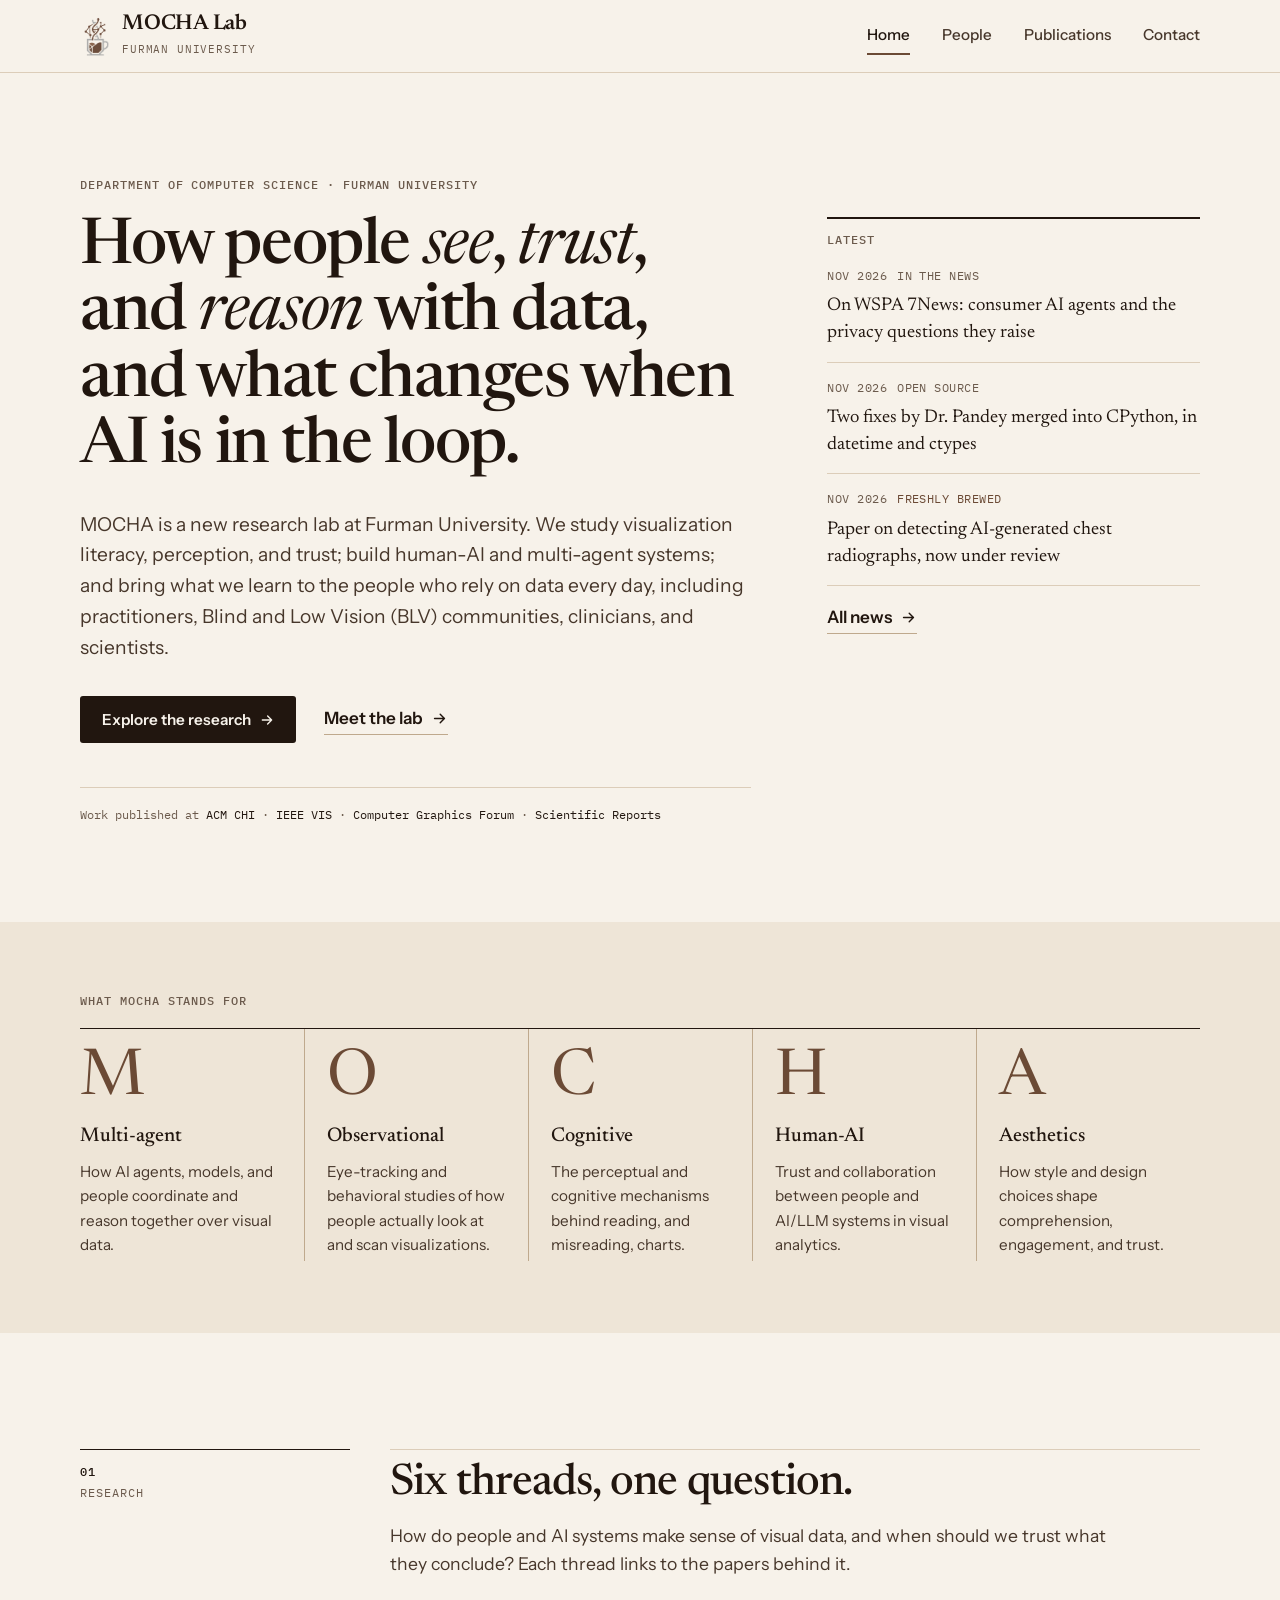
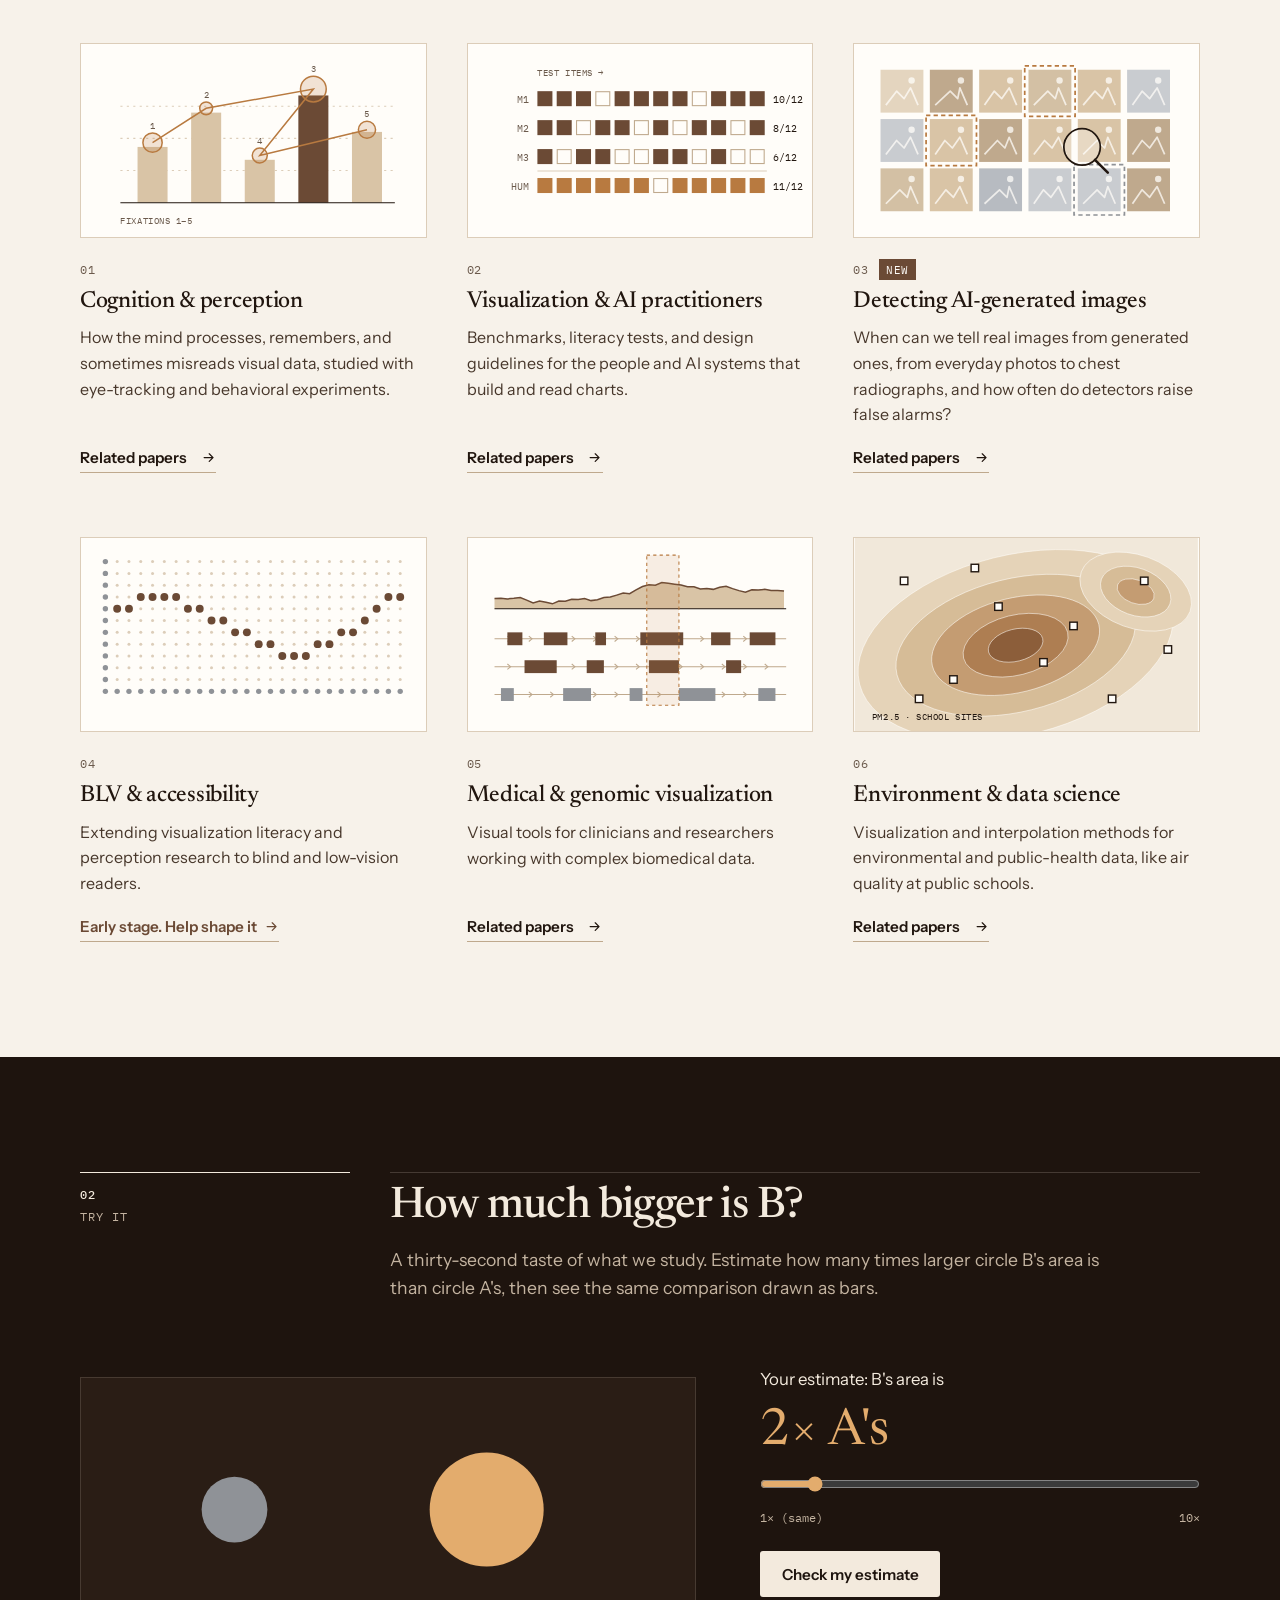
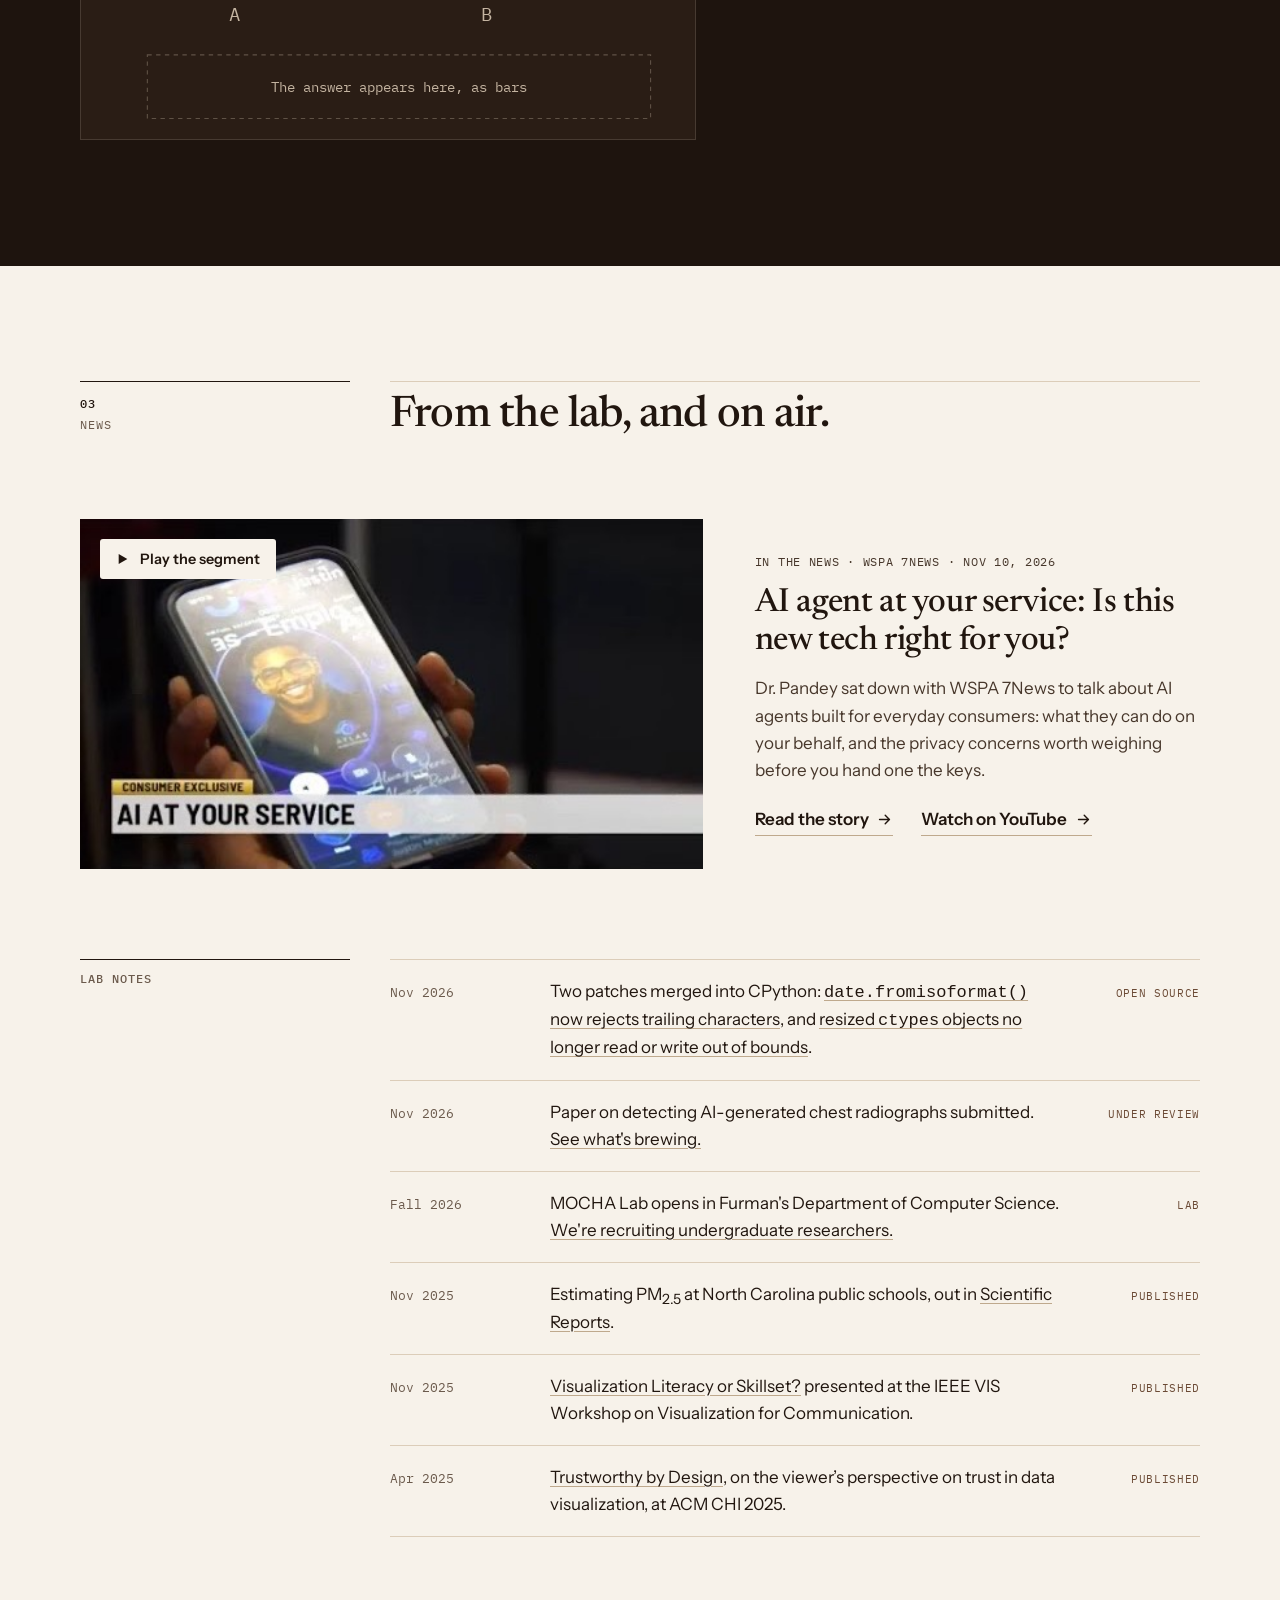
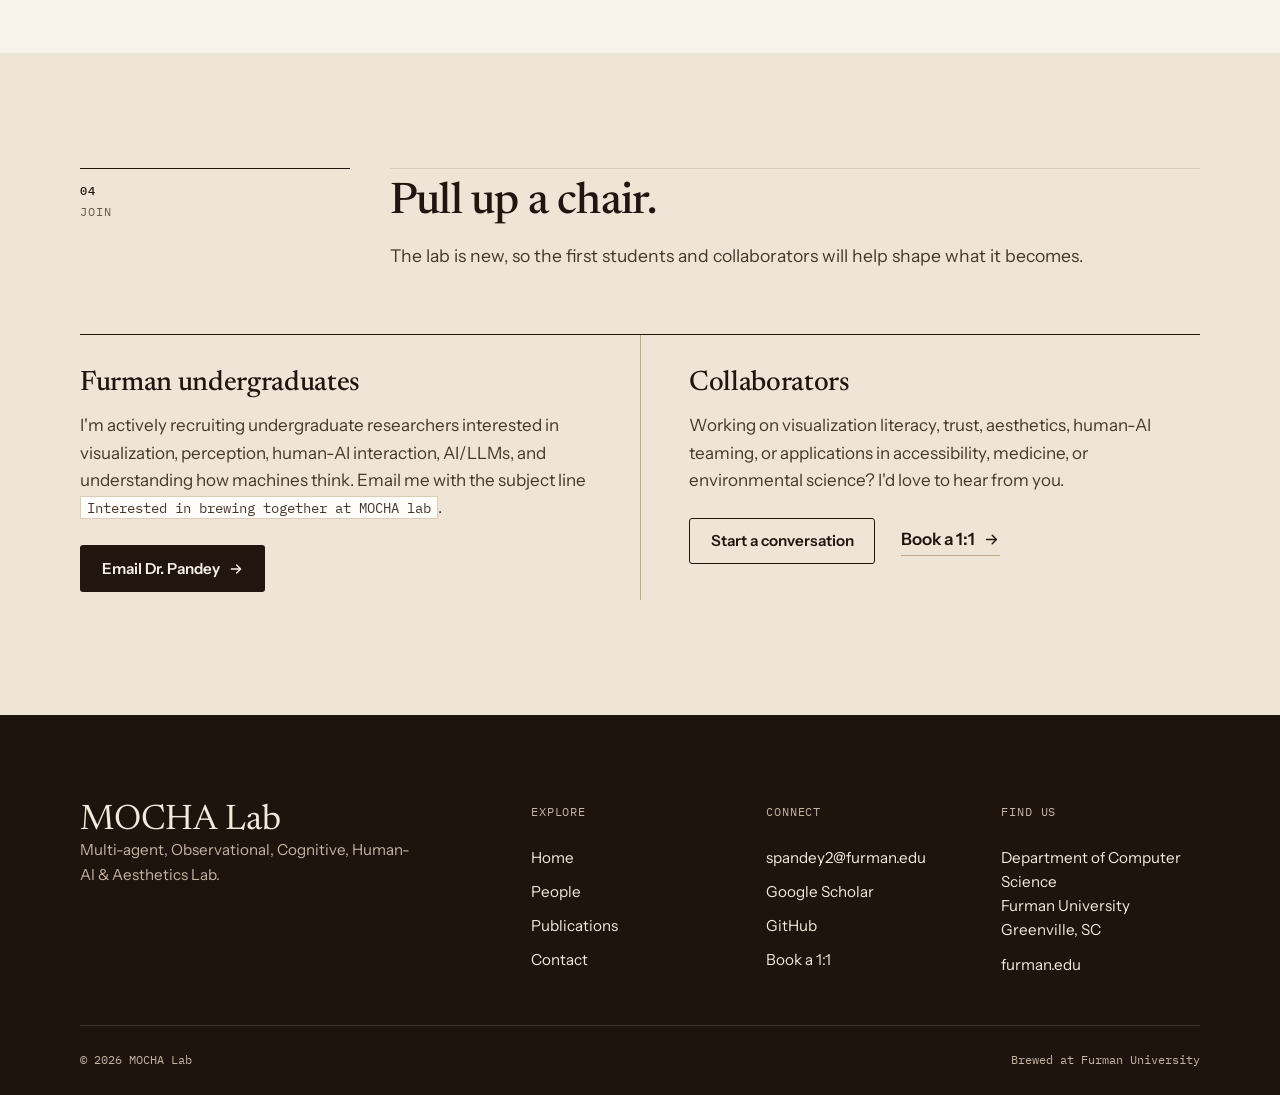
<file: index.html>
<!doctype html>
<html lang="en" class="no-js">
<head>
<meta charset="UTF-8">
<meta name="viewport" content="width=device-width, initial-scale=1.0">
<!-- Google tag (gtag.js) -->
<script async src="https://www.googletagmanager.com/gtag/js?id=G-MG2B65ZRT3"></script>
<script>
  window.dataLayer = window.dataLayer || [];
  function gtag(){dataLayer.push(arguments);}
  gtag('js', new Date());

  gtag('config', 'G-MG2B65ZRT3');
</script>
<script>document.documentElement.classList.replace('no-js', 'js');</script>
<title>MOCHA Lab — Furman University</title>
<meta name="description" content="MOCHA Lab (Multi-agent, Observational, Cognitive, Human-AI &amp; Aesthetics Lab) at Furman University, directed by Dr. Saugat Pandey. Research on visualization literacy, perception, trust, aesthetics, and human-AI teaming.">
<link rel="canonical" href="https://themochalab.github.io/">
<meta property="og:type" content="website">
<meta property="og:site_name" content="MOCHA Lab">
<meta property="og:title" content="MOCHA Lab — Furman University">
<meta property="og:description" content="How people see, trust, and reason with data, and what changes when AI is in the loop.">
<meta property="og:url" content="https://themochalab.github.io/">
<meta property="og:image" content="https://themochalab.github.io/assets/images/mocha-logo.png">
<meta name="twitter:card" content="summary">
<meta name="theme-color" content="#F7F2EA">
<link rel="icon" type="image/png" href="assets/images/favicon.png">
<link rel="preconnect" href="https://fonts.googleapis.com">
<link rel="preconnect" href="https://fonts.gstatic.com" crossorigin>
<link rel="stylesheet" href="https://fonts.googleapis.com/css2?family=Newsreader:ital,opsz,wght@0,6..72,400..600;1,6..72,400..500&amp;family=Instrument+Sans:wght@400..700&amp;family=IBM+Plex+Mono:wght@400;500&amp;display=swap">
<link rel="stylesheet" href="css/style.css">
</head>
<body>
<a class="skip-link" href="#main">Skip to content</a>

<header class="site-header">
  <div class="wrap">
    <a class="brand" href="index.html">
      <img src="assets/images/mocha-logo.png" alt="" width="30" height="43">
      <span><span class="brand__name">MOCHA Lab</span><span class="brand__sub">Furman University</span></span>
    </a>
    <button class="nav-toggle" aria-label="Open menu" aria-expanded="false" aria-controls="site-nav">
      <span></span><span></span><span></span>
    </button>
    <nav class="nav-links" id="site-nav" aria-label="Primary">
      <a href="index.html" aria-current="page">Home</a>
      <a href="people.html">People</a>
      <a href="publications.html">Publications</a>
      <a href="contact.html">Contact</a>
    </nav>
  </div>
</header>

<main id="main">

  <!-- HERO -->
  <section class="hero" aria-labelledby="hero-h">
    <div class="wrap hero__grid">
      <div>
        <p class="kicker">Department of Computer Science · Furman University</p>
        <h1 id="hero-h">How people <em>see</em>, <em>trust</em>, and <em>reason</em> with data, and what changes when AI is in the loop.</h1>
        <p class="hero__lede">MOCHA is a new research lab at Furman University. We study visualization literacy, perception, and trust; build human-AI and multi-agent systems; and bring what we learn to the people who rely on data every day, including practitioners, Blind and Low Vision (BLV) communities, clinicians, and scientists.</p>
        <div class="hero__actions">
          <a class="btn btn--solid" href="#research">Explore the research <svg aria-hidden="true" focusable="false" viewBox="0 0 24 24" fill="none" stroke="currentColor" stroke-width="2" stroke-linecap="round" stroke-linejoin="round"><path d="M5 12h14M13 6l6 6-6 6"/></svg></a>
          <a class="arrow-link" href="people.html">Meet the lab <svg aria-hidden="true" focusable="false" viewBox="0 0 24 24" fill="none" stroke="currentColor" stroke-width="2" stroke-linecap="round" stroke-linejoin="round"><path d="M5 12h14M13 6l6 6-6 6"/></svg></a>
        </div>
        <p class="hero__venues">Work published at <span>ACM CHI</span> · <span>IEEE VIS</span> · <span>Computer Graphics Forum</span> · <span>Scientific Reports</span></p>
      </div>

      <aside class="latest" aria-labelledby="latest-h">
        <h2 id="latest-h">Latest</h2>
        <ol>
          <li>
            <p class="latest__meta"><time datetime="2026-11-10">Nov 2026</time><span>In the news</span></p>
            <a class="latest__title" href="#news">On WSPA 7News: consumer AI agents and the privacy questions they raise</a>
          </li>
          <li>
            <p class="latest__meta"><time datetime="2026-11">Nov 2026</time><span>Open source</span></p>
            <a class="latest__title" href="#news">Two fixes by Dr. Pandey merged into CPython, in datetime and ctypes</a>
          </li>
          <li>
            <p class="latest__meta"><time datetime="2026-11">Nov 2026</time><span class="brewed">Freshly brewed</span></p>
            <a class="latest__title" href="publications.html#brewing">Paper on detecting AI-generated chest radiographs, now under review</a>
          </li>
        </ol>
        <p class="latest__more"><a class="arrow-link" href="#news">All news <svg aria-hidden="true" focusable="false" viewBox="0 0 24 24" fill="none" stroke="currentColor" stroke-width="2" stroke-linecap="round" stroke-linejoin="round"><path d="M5 12h14M13 6l6 6-6 6"/></svg></a></p>
      </aside>
    </div>
  </section>

  <!-- THE NAME -->
  <section class="section section--tint section--tight" aria-labelledby="name-h">
    <div class="wrap">
      <h2 id="name-h" class="kicker">What MOCHA stands for</h2>
      <dl class="acronym">
        <div>
          <dt><span class="letter" aria-hidden="true">M</span>Multi-agent</dt>
          <dd>How AI agents, models, and people coordinate and reason together over visual data.</dd>
        </div>
        <div>
          <dt><span class="letter" aria-hidden="true">O</span>Observational</dt>
          <dd>Eye-tracking and behavioral studies of how people actually look at and scan visualizations.</dd>
        </div>
        <div>
          <dt><span class="letter" aria-hidden="true">C</span>Cognitive</dt>
          <dd>The perceptual and cognitive mechanisms behind reading, and misreading, charts.</dd>
        </div>
        <div>
          <dt><span class="letter" aria-hidden="true">H</span>Human-AI</dt>
          <dd>Trust and collaboration between people and AI/LLM systems in visual analytics.</dd>
        </div>
        <div>
          <dt><span class="letter" aria-hidden="true">A</span>Aesthetics</dt>
          <dd>How style and design choices shape comprehension, engagement, and trust.</dd>
        </div>
      </dl>
    </div>
  </section>

  <!-- RESEARCH -->
  <section class="section" id="research" aria-labelledby="research-h">
    <div class="wrap">
      <header class="sec-head">
        <p class="sec-label"><b>01</b>Research</p>
        <div class="sec-head__body">
          <h2 id="research-h">Six threads, one question.</h2>
          <p>How do people and AI systems make sense of visual data, and when should we trust what they conclude? Each thread links to the papers behind it.</p>
        </div>
      </header>

      <ol class="threads">
        <li class="thread">
          <div class="thread__fig"><svg aria-hidden="true" focusable="false" viewBox="0 0 320 180" preserveAspectRatio="xMidYMid meet"><line x1="36" x2="292" y1="58" y2="58" stroke="#DCCDB9" stroke-dasharray="2 4"/><line x1="36" x2="292" y1="88" y2="88" stroke="#DCCDB9" stroke-dasharray="2 4"/><line x1="36" x2="292" y1="118" y2="118" stroke="#DCCDB9" stroke-dasharray="2 4"/><rect x="52" y="96" width="28" height="52" fill="#D9C4A6"/><rect x="102" y="64" width="28" height="84" fill="#D9C4A6"/><rect x="152" y="108" width="28" height="40" fill="#D9C4A6"/><rect x="202" y="48" width="28" height="100" fill="#6B4A35"/><rect x="252" y="82" width="28" height="66" fill="#D9C4A6"/><line x1="36" x2="292" y1="148" y2="148" stroke="#21160F" stroke-width="1"/><polyline points="66,92 116,60 216,42 166,104 266,80" fill="none" stroke="#B87A40" stroke-width="1.4"/><circle cx="66" cy="92" r="9" fill="#B87A40" fill-opacity=".2" stroke="#B87A40" stroke-width="1.4"/><text x="66" y="79" text-anchor="middle" font-family="IBM Plex Mono, ui-monospace, monospace" font-size="8" fill="#6B5A4C">1</text><circle cx="116" cy="60" r="6" fill="#B87A40" fill-opacity=".2" stroke="#B87A40" stroke-width="1.4"/><text x="116" y="50" text-anchor="middle" font-family="IBM Plex Mono, ui-monospace, monospace" font-size="8" fill="#6B5A4C">2</text><circle cx="216" cy="42" r="12" fill="#B87A40" fill-opacity=".2" stroke="#B87A40" stroke-width="1.4"/><text x="216" y="26" text-anchor="middle" font-family="IBM Plex Mono, ui-monospace, monospace" font-size="8" fill="#6B5A4C">3</text><circle cx="166" cy="104" r="7" fill="#B87A40" fill-opacity=".2" stroke="#B87A40" stroke-width="1.4"/><text x="166" y="93" text-anchor="middle" font-family="IBM Plex Mono, ui-monospace, monospace" font-size="8" fill="#6B5A4C">4</text><circle cx="266" cy="80" r="8" fill="#B87A40" fill-opacity=".2" stroke="#B87A40" stroke-width="1.4"/><text x="266" y="68" text-anchor="middle" font-family="IBM Plex Mono, ui-monospace, monospace" font-size="8" fill="#6B5A4C">5</text><text x="36" y="168" font-family="IBM Plex Mono, ui-monospace, monospace" font-size="8" letter-spacing=".5" fill="#6B5A4C">FIXATIONS 1–5</text></svg></div>
          <p class="thread__num">01</p>
          <h3>Cognition &amp; perception</h3>
          <p class="thread__desc">How the mind processes, remembers, and sometimes misreads visual data, studied with eye-tracking and behavioral experiments.</p>
          <a class="arrow-link" href="publications.html?topic=literacy">Related papers<span class="sr-only"> on cognition and perception</span> <svg aria-hidden="true" focusable="false" viewBox="0 0 24 24" fill="none" stroke="currentColor" stroke-width="2" stroke-linecap="round" stroke-linejoin="round"><path d="M5 12h14M13 6l6 6-6 6"/></svg></a>
        </li>
        <li class="thread">
          <div class="thread__fig"><svg aria-hidden="true" focusable="false" viewBox="0 0 320 180" preserveAspectRatio="xMidYMid meet"><text x="64" y="30" font-family="IBM Plex Mono, ui-monospace, monospace" font-size="8" letter-spacing=".5" fill="#6B5A4C">TEST ITEMS →</text><text x="56" y="55" text-anchor="end" font-family="IBM Plex Mono, ui-monospace, monospace" font-size="9" fill="#6B5A4C">M1</text><rect x="64" y="44" width="14" height="14" fill="#6B4A35"/><rect x="82" y="44" width="14" height="14" fill="#6B4A35"/><rect x="100" y="44" width="14" height="14" fill="#6B4A35"/><rect x="118.5" y="44.5" width="13" height="13" fill="none" stroke="#BFA98D"/><rect x="136" y="44" width="14" height="14" fill="#6B4A35"/><rect x="154" y="44" width="14" height="14" fill="#6B4A35"/><rect x="172" y="44" width="14" height="14" fill="#6B4A35"/><rect x="190" y="44" width="14" height="14" fill="#6B4A35"/><rect x="208.5" y="44.5" width="13" height="13" fill="none" stroke="#BFA98D"/><rect x="226" y="44" width="14" height="14" fill="#6B4A35"/><rect x="244" y="44" width="14" height="14" fill="#6B4A35"/><rect x="262" y="44" width="14" height="14" fill="#6B4A35"/><text x="284" y="55" font-family="IBM Plex Mono, ui-monospace, monospace" font-size="9" fill="#21160F">10/12</text><text x="56" y="82" text-anchor="end" font-family="IBM Plex Mono, ui-monospace, monospace" font-size="9" fill="#6B5A4C">M2</text><rect x="64" y="71" width="14" height="14" fill="#6B4A35"/><rect x="82" y="71" width="14" height="14" fill="#6B4A35"/><rect x="100.5" y="71.5" width="13" height="13" fill="none" stroke="#BFA98D"/><rect x="118" y="71" width="14" height="14" fill="#6B4A35"/><rect x="136" y="71" width="14" height="14" fill="#6B4A35"/><rect x="154.5" y="71.5" width="13" height="13" fill="none" stroke="#BFA98D"/><rect x="172" y="71" width="14" height="14" fill="#6B4A35"/><rect x="190.5" y="71.5" width="13" height="13" fill="none" stroke="#BFA98D"/><rect x="208" y="71" width="14" height="14" fill="#6B4A35"/><rect x="226" y="71" width="14" height="14" fill="#6B4A35"/><rect x="244.5" y="71.5" width="13" height="13" fill="none" stroke="#BFA98D"/><rect x="262" y="71" width="14" height="14" fill="#6B4A35"/><text x="284" y="82" font-family="IBM Plex Mono, ui-monospace, monospace" font-size="9" fill="#21160F">8/12</text><text x="56" y="109" text-anchor="end" font-family="IBM Plex Mono, ui-monospace, monospace" font-size="9" fill="#6B5A4C">M3</text><rect x="64" y="98" width="14" height="14" fill="#6B4A35"/><rect x="82.5" y="98.5" width="13" height="13" fill="none" stroke="#BFA98D"/><rect x="100" y="98" width="14" height="14" fill="#6B4A35"/><rect x="118" y="98" width="14" height="14" fill="#6B4A35"/><rect x="136.5" y="98.5" width="13" height="13" fill="none" stroke="#BFA98D"/><rect x="154.5" y="98.5" width="13" height="13" fill="none" stroke="#BFA98D"/><rect x="172" y="98" width="14" height="14" fill="#6B4A35"/><rect x="190" y="98" width="14" height="14" fill="#6B4A35"/><rect x="208.5" y="98.5" width="13" height="13" fill="none" stroke="#BFA98D"/><rect x="226" y="98" width="14" height="14" fill="#6B4A35"/><rect x="244.5" y="98.5" width="13" height="13" fill="none" stroke="#BFA98D"/><rect x="262.5" y="98.5" width="13" height="13" fill="none" stroke="#BFA98D"/><text x="284" y="109" font-family="IBM Plex Mono, ui-monospace, monospace" font-size="9" fill="#21160F">6/12</text><text x="56" y="136" text-anchor="end" font-family="IBM Plex Mono, ui-monospace, monospace" font-size="9" fill="#6B5A4C">HUM</text><rect x="64" y="125" width="14" height="14" fill="#B87A40"/><rect x="82" y="125" width="14" height="14" fill="#B87A40"/><rect x="100" y="125" width="14" height="14" fill="#B87A40"/><rect x="118" y="125" width="14" height="14" fill="#B87A40"/><rect x="136" y="125" width="14" height="14" fill="#B87A40"/><rect x="154" y="125" width="14" height="14" fill="#B87A40"/><rect x="172.5" y="125.5" width="13" height="13" fill="none" stroke="#BFA98D"/><rect x="190" y="125" width="14" height="14" fill="#B87A40"/><rect x="208" y="125" width="14" height="14" fill="#B87A40"/><rect x="226" y="125" width="14" height="14" fill="#B87A40"/><rect x="244" y="125" width="14" height="14" fill="#B87A40"/><rect x="262" y="125" width="14" height="14" fill="#B87A40"/><text x="284" y="136" font-family="IBM Plex Mono, ui-monospace, monospace" font-size="9" fill="#21160F">11/12</text><line x1="64" x2="278" y1="118.5" y2="118.5" stroke="#DCCDB9"/></svg></div>
          <p class="thread__num">02</p>
          <h3>Visualization &amp; AI practitioners</h3>
          <p class="thread__desc">Benchmarks, literacy tests, and design guidelines for the people and AI systems that build and read charts.</p>
          <a class="arrow-link" href="publications.html?topic=ai">Related papers<span class="sr-only"> on visualization and AI practitioners</span> <svg aria-hidden="true" focusable="false" viewBox="0 0 24 24" fill="none" stroke="currentColor" stroke-width="2" stroke-linecap="round" stroke-linejoin="round"><path d="M5 12h14M13 6l6 6-6 6"/></svg></a>
        </li>
        <li class="thread">
          <div class="thread__fig"><svg aria-hidden="true" focusable="false" viewBox="0 0 320 180" preserveAspectRatio="xMidYMid meet"><rect x="24" y="24" width="40" height="40" fill="#E4D5BF"/><polyline points="29,57 39,44 46,51 52,41 59,57" fill="none" stroke="#FFFDF9" stroke-opacity=".75" stroke-width="1.6" stroke-linejoin="round"/><circle cx="53" cy="34" r="3" fill="#FFFDF9" fill-opacity=".75"/><rect x="70" y="24" width="40" height="40" fill="#BFA98D"/><polyline points="75,57 89,44 96,51 98,41 105,57" fill="none" stroke="#FFFDF9" stroke-opacity=".75" stroke-width="1.6" stroke-linejoin="round"/><circle cx="99" cy="34" r="3" fill="#FFFDF9" fill-opacity=".75"/><rect x="116" y="24" width="40" height="40" fill="#D9C4A6"/><polyline points="121,57 130,44 137,51 144,41 151,57" fill="none" stroke="#FFFDF9" stroke-opacity=".75" stroke-width="1.6" stroke-linejoin="round"/><circle cx="145" cy="34" r="3" fill="#FFFDF9" fill-opacity=".75"/><rect x="162" y="24" width="40" height="40" fill="#D3C0A4"/><polyline points="167,57 180,44 187,51 190,41 197,57" fill="none" stroke="#FFFDF9" stroke-opacity=".75" stroke-width="1.6" stroke-linejoin="round"/><circle cx="191" cy="34" r="3" fill="#FFFDF9" fill-opacity=".75"/><rect x="158.5" y="20.5" width="47" height="47" fill="none" stroke="#B87A40" stroke-width="1.6" stroke-dasharray="4 3"/><rect x="208" y="24" width="40" height="40" fill="#D9C4A6"/><polyline points="213,57 224,44 231,51 236,41 243,57" fill="none" stroke="#FFFDF9" stroke-opacity=".75" stroke-width="1.6" stroke-linejoin="round"/><circle cx="237" cy="34" r="3" fill="#FFFDF9" fill-opacity=".75"/><rect x="254" y="24" width="40" height="40" fill="#C9CCD0"/><polyline points="259,57 268,44 275,51 282,41 289,57" fill="none" stroke="#FFFDF9" stroke-opacity=".75" stroke-width="1.6" stroke-linejoin="round"/><circle cx="283" cy="34" r="3" fill="#FFFDF9" fill-opacity=".75"/><rect x="24" y="70" width="40" height="40" fill="#C9CCD0"/><polyline points="29,103 39,90 46,97 52,87 59,103" fill="none" stroke="#FFFDF9" stroke-opacity=".75" stroke-width="1.6" stroke-linejoin="round"/><circle cx="53" cy="80" r="3" fill="#FFFDF9" fill-opacity=".75"/><rect x="70" y="70" width="40" height="40" fill="#D9C4A6"/><polyline points="75,103 84,90 91,97 98,87 105,103" fill="none" stroke="#FFFDF9" stroke-opacity=".75" stroke-width="1.6" stroke-linejoin="round"/><circle cx="99" cy="80" r="3" fill="#FFFDF9" fill-opacity=".75"/><rect x="66.5" y="66.5" width="47" height="47" fill="none" stroke="#B87A40" stroke-width="1.6" stroke-dasharray="4 3"/><rect x="116" y="70" width="40" height="40" fill="#BFA98D"/><polyline points="121,103 133,90 140,97 144,87 151,103" fill="none" stroke="#FFFDF9" stroke-opacity=".75" stroke-width="1.6" stroke-linejoin="round"/><circle cx="145" cy="80" r="3" fill="#FFFDF9" fill-opacity=".75"/><rect x="162" y="70" width="40" height="40" fill="#D9C4A6"/><polyline points="167,103 177,90 184,97 190,87 197,103" fill="none" stroke="#FFFDF9" stroke-opacity=".75" stroke-width="1.6" stroke-linejoin="round"/><circle cx="191" cy="80" r="3" fill="#FFFDF9" fill-opacity=".75"/><rect x="208" y="70" width="40" height="40" fill="#D9C4A6"/><polyline points="213,103 226,90 233,97 236,87 243,103" fill="none" stroke="#FFFDF9" stroke-opacity=".75" stroke-width="1.6" stroke-linejoin="round"/><circle cx="237" cy="80" r="3" fill="#FFFDF9" fill-opacity=".75"/><rect x="254" y="70" width="40" height="40" fill="#BFA98D"/><polyline points="259,103 268,90 275,97 282,87 289,103" fill="none" stroke="#FFFDF9" stroke-opacity=".75" stroke-width="1.6" stroke-linejoin="round"/><circle cx="283" cy="80" r="3" fill="#FFFDF9" fill-opacity=".75"/><rect x="24" y="116" width="40" height="40" fill="#D3C0A4"/><polyline points="29,149 42,136 49,143 52,133 59,149" fill="none" stroke="#FFFDF9" stroke-opacity=".75" stroke-width="1.6" stroke-linejoin="round"/><circle cx="53" cy="126" r="3" fill="#FFFDF9" fill-opacity=".75"/><rect x="70" y="116" width="40" height="40" fill="#D9C4A6"/><polyline points="75,149 85,136 92,143 98,133 105,149" fill="none" stroke="#FFFDF9" stroke-opacity=".75" stroke-width="1.6" stroke-linejoin="round"/><circle cx="99" cy="126" r="3" fill="#FFFDF9" fill-opacity=".75"/><rect x="116" y="116" width="40" height="40" fill="#B7BBC1"/><polyline points="121,149 135,136 142,143 144,133 151,149" fill="none" stroke="#FFFDF9" stroke-opacity=".75" stroke-width="1.6" stroke-linejoin="round"/><circle cx="145" cy="126" r="3" fill="#FFFDF9" fill-opacity=".75"/><rect x="162" y="116" width="40" height="40" fill="#C9CCD0"/><polyline points="167,149 176,136 183,143 190,133 197,149" fill="none" stroke="#FFFDF9" stroke-opacity=".75" stroke-width="1.6" stroke-linejoin="round"/><circle cx="191" cy="126" r="3" fill="#FFFDF9" fill-opacity=".75"/><rect x="208" y="116" width="40" height="40" fill="#C9CCD0"/><polyline points="213,149 226,136 233,143 236,133 243,149" fill="none" stroke="#FFFDF9" stroke-opacity=".75" stroke-width="1.6" stroke-linejoin="round"/><circle cx="237" cy="126" r="3" fill="#FFFDF9" fill-opacity=".75"/><rect x="204.5" y="112.5" width="47" height="47" fill="none" stroke="#8F9297" stroke-width="1.6" stroke-dasharray="4 3"/><rect x="254" y="116" width="40" height="40" fill="#BFA98D"/><polyline points="259,149 268,136 275,143 282,133 289,149" fill="none" stroke="#FFFDF9" stroke-opacity=".75" stroke-width="1.6" stroke-linejoin="round"/><circle cx="283" cy="126" r="3" fill="#FFFDF9" fill-opacity=".75"/><circle cx="212" cy="96" r="17" fill="#FFFDF9" fill-opacity=".35" stroke="#21160F" stroke-width="1.6"/><line x1="224" y1="108" x2="236" y2="120" stroke="#21160F" stroke-width="2.4" stroke-linecap="round"/></svg></div>
          <p class="thread__num">03 <span class="thread__new">New</span></p>
          <h3>Detecting AI-generated images</h3>
          <p class="thread__desc">When can we tell real images from generated ones, from everyday photos to chest radiographs, and how often do detectors raise false alarms?</p>
          <a class="arrow-link" href="publications.html?topic=ai">Related papers<span class="sr-only"> on detecting AI-generated images</span> <svg aria-hidden="true" focusable="false" viewBox="0 0 24 24" fill="none" stroke="currentColor" stroke-width="2" stroke-linecap="round" stroke-linejoin="round"><path d="M5 12h14M13 6l6 6-6 6"/></svg></a>
        </li>
        <li class="thread">
          <div class="thread__fig"><svg aria-hidden="true" focusable="false" viewBox="0 0 320 180" preserveAspectRatio="xMidYMid meet"><circle cx="22" cy="22" r="2.5" fill="#8F9297"/><circle cx="33" cy="22" r="1.4" fill="#DCCDB9"/><circle cx="44" cy="22" r="1.4" fill="#DCCDB9"/><circle cx="55" cy="22" r="1.4" fill="#DCCDB9"/><circle cx="66" cy="22" r="1.4" fill="#DCCDB9"/><circle cx="77" cy="22" r="1.4" fill="#DCCDB9"/><circle cx="88" cy="22" r="1.4" fill="#DCCDB9"/><circle cx="99" cy="22" r="1.4" fill="#DCCDB9"/><circle cx="110" cy="22" r="1.4" fill="#DCCDB9"/><circle cx="121" cy="22" r="1.4" fill="#DCCDB9"/><circle cx="132" cy="22" r="1.4" fill="#DCCDB9"/><circle cx="143" cy="22" r="1.4" fill="#DCCDB9"/><circle cx="154" cy="22" r="1.4" fill="#DCCDB9"/><circle cx="165" cy="22" r="1.4" fill="#DCCDB9"/><circle cx="176" cy="22" r="1.4" fill="#DCCDB9"/><circle cx="187" cy="22" r="1.4" fill="#DCCDB9"/><circle cx="198" cy="22" r="1.4" fill="#DCCDB9"/><circle cx="209" cy="22" r="1.4" fill="#DCCDB9"/><circle cx="220" cy="22" r="1.4" fill="#DCCDB9"/><circle cx="231" cy="22" r="1.4" fill="#DCCDB9"/><circle cx="242" cy="22" r="1.4" fill="#DCCDB9"/><circle cx="253" cy="22" r="1.4" fill="#DCCDB9"/><circle cx="264" cy="22" r="1.4" fill="#DCCDB9"/><circle cx="275" cy="22" r="1.4" fill="#DCCDB9"/><circle cx="286" cy="22" r="1.4" fill="#DCCDB9"/><circle cx="297" cy="22" r="1.4" fill="#DCCDB9"/><circle cx="22" cy="33" r="2.5" fill="#8F9297"/><circle cx="33" cy="33" r="1.4" fill="#DCCDB9"/><circle cx="44" cy="33" r="1.4" fill="#DCCDB9"/><circle cx="55" cy="33" r="1.4" fill="#DCCDB9"/><circle cx="66" cy="33" r="1.4" fill="#DCCDB9"/><circle cx="77" cy="33" r="1.4" fill="#DCCDB9"/><circle cx="88" cy="33" r="1.4" fill="#DCCDB9"/><circle cx="99" cy="33" r="1.4" fill="#DCCDB9"/><circle cx="110" cy="33" r="1.4" fill="#DCCDB9"/><circle cx="121" cy="33" r="1.4" fill="#DCCDB9"/><circle cx="132" cy="33" r="1.4" fill="#DCCDB9"/><circle cx="143" cy="33" r="1.4" fill="#DCCDB9"/><circle cx="154" cy="33" r="1.4" fill="#DCCDB9"/><circle cx="165" cy="33" r="1.4" fill="#DCCDB9"/><circle cx="176" cy="33" r="1.4" fill="#DCCDB9"/><circle cx="187" cy="33" r="1.4" fill="#DCCDB9"/><circle cx="198" cy="33" r="1.4" fill="#DCCDB9"/><circle cx="209" cy="33" r="1.4" fill="#DCCDB9"/><circle cx="220" cy="33" r="1.4" fill="#DCCDB9"/><circle cx="231" cy="33" r="1.4" fill="#DCCDB9"/><circle cx="242" cy="33" r="1.4" fill="#DCCDB9"/><circle cx="253" cy="33" r="1.4" fill="#DCCDB9"/><circle cx="264" cy="33" r="1.4" fill="#DCCDB9"/><circle cx="275" cy="33" r="1.4" fill="#DCCDB9"/><circle cx="286" cy="33" r="1.4" fill="#DCCDB9"/><circle cx="297" cy="33" r="1.4" fill="#DCCDB9"/><circle cx="22" cy="44" r="2.5" fill="#8F9297"/><circle cx="33" cy="44" r="1.4" fill="#DCCDB9"/><circle cx="44" cy="44" r="1.4" fill="#DCCDB9"/><circle cx="55" cy="44" r="1.4" fill="#DCCDB9"/><circle cx="66" cy="44" r="1.4" fill="#DCCDB9"/><circle cx="77" cy="44" r="1.4" fill="#DCCDB9"/><circle cx="88" cy="44" r="1.4" fill="#DCCDB9"/><circle cx="99" cy="44" r="1.4" fill="#DCCDB9"/><circle cx="110" cy="44" r="1.4" fill="#DCCDB9"/><circle cx="121" cy="44" r="1.4" fill="#DCCDB9"/><circle cx="132" cy="44" r="1.4" fill="#DCCDB9"/><circle cx="143" cy="44" r="1.4" fill="#DCCDB9"/><circle cx="154" cy="44" r="1.4" fill="#DCCDB9"/><circle cx="165" cy="44" r="1.4" fill="#DCCDB9"/><circle cx="176" cy="44" r="1.4" fill="#DCCDB9"/><circle cx="187" cy="44" r="1.4" fill="#DCCDB9"/><circle cx="198" cy="44" r="1.4" fill="#DCCDB9"/><circle cx="209" cy="44" r="1.4" fill="#DCCDB9"/><circle cx="220" cy="44" r="1.4" fill="#DCCDB9"/><circle cx="231" cy="44" r="1.4" fill="#DCCDB9"/><circle cx="242" cy="44" r="1.4" fill="#DCCDB9"/><circle cx="253" cy="44" r="1.4" fill="#DCCDB9"/><circle cx="264" cy="44" r="1.4" fill="#DCCDB9"/><circle cx="275" cy="44" r="1.4" fill="#DCCDB9"/><circle cx="286" cy="44" r="1.4" fill="#DCCDB9"/><circle cx="297" cy="44" r="1.4" fill="#DCCDB9"/><circle cx="22" cy="55" r="2.5" fill="#8F9297"/><circle cx="33" cy="55" r="1.4" fill="#DCCDB9"/><circle cx="44" cy="55" r="1.4" fill="#DCCDB9"/><circle cx="55" cy="55" r="3.7" fill="#6B4A35"/><circle cx="66" cy="55" r="3.7" fill="#6B4A35"/><circle cx="77" cy="55" r="3.7" fill="#6B4A35"/><circle cx="88" cy="55" r="3.7" fill="#6B4A35"/><circle cx="99" cy="55" r="1.4" fill="#DCCDB9"/><circle cx="110" cy="55" r="1.4" fill="#DCCDB9"/><circle cx="121" cy="55" r="1.4" fill="#DCCDB9"/><circle cx="132" cy="55" r="1.4" fill="#DCCDB9"/><circle cx="143" cy="55" r="1.4" fill="#DCCDB9"/><circle cx="154" cy="55" r="1.4" fill="#DCCDB9"/><circle cx="165" cy="55" r="1.4" fill="#DCCDB9"/><circle cx="176" cy="55" r="1.4" fill="#DCCDB9"/><circle cx="187" cy="55" r="1.4" fill="#DCCDB9"/><circle cx="198" cy="55" r="1.4" fill="#DCCDB9"/><circle cx="209" cy="55" r="1.4" fill="#DCCDB9"/><circle cx="220" cy="55" r="1.4" fill="#DCCDB9"/><circle cx="231" cy="55" r="1.4" fill="#DCCDB9"/><circle cx="242" cy="55" r="1.4" fill="#DCCDB9"/><circle cx="253" cy="55" r="1.4" fill="#DCCDB9"/><circle cx="264" cy="55" r="1.4" fill="#DCCDB9"/><circle cx="275" cy="55" r="1.4" fill="#DCCDB9"/><circle cx="286" cy="55" r="3.7" fill="#6B4A35"/><circle cx="297" cy="55" r="3.7" fill="#6B4A35"/><circle cx="22" cy="66" r="2.5" fill="#8F9297"/><circle cx="33" cy="66" r="3.7" fill="#6B4A35"/><circle cx="44" cy="66" r="3.7" fill="#6B4A35"/><circle cx="55" cy="66" r="1.4" fill="#DCCDB9"/><circle cx="66" cy="66" r="1.4" fill="#DCCDB9"/><circle cx="77" cy="66" r="1.4" fill="#DCCDB9"/><circle cx="88" cy="66" r="1.4" fill="#DCCDB9"/><circle cx="99" cy="66" r="3.7" fill="#6B4A35"/><circle cx="110" cy="66" r="3.7" fill="#6B4A35"/><circle cx="121" cy="66" r="1.4" fill="#DCCDB9"/><circle cx="132" cy="66" r="1.4" fill="#DCCDB9"/><circle cx="143" cy="66" r="1.4" fill="#DCCDB9"/><circle cx="154" cy="66" r="1.4" fill="#DCCDB9"/><circle cx="165" cy="66" r="1.4" fill="#DCCDB9"/><circle cx="176" cy="66" r="1.4" fill="#DCCDB9"/><circle cx="187" cy="66" r="1.4" fill="#DCCDB9"/><circle cx="198" cy="66" r="1.4" fill="#DCCDB9"/><circle cx="209" cy="66" r="1.4" fill="#DCCDB9"/><circle cx="220" cy="66" r="1.4" fill="#DCCDB9"/><circle cx="231" cy="66" r="1.4" fill="#DCCDB9"/><circle cx="242" cy="66" r="1.4" fill="#DCCDB9"/><circle cx="253" cy="66" r="1.4" fill="#DCCDB9"/><circle cx="264" cy="66" r="1.4" fill="#DCCDB9"/><circle cx="275" cy="66" r="3.7" fill="#6B4A35"/><circle cx="286" cy="66" r="1.4" fill="#DCCDB9"/><circle cx="297" cy="66" r="1.4" fill="#DCCDB9"/><circle cx="22" cy="77" r="2.5" fill="#8F9297"/><circle cx="33" cy="77" r="1.4" fill="#DCCDB9"/><circle cx="44" cy="77" r="1.4" fill="#DCCDB9"/><circle cx="55" cy="77" r="1.4" fill="#DCCDB9"/><circle cx="66" cy="77" r="1.4" fill="#DCCDB9"/><circle cx="77" cy="77" r="1.4" fill="#DCCDB9"/><circle cx="88" cy="77" r="1.4" fill="#DCCDB9"/><circle cx="99" cy="77" r="1.4" fill="#DCCDB9"/><circle cx="110" cy="77" r="1.4" fill="#DCCDB9"/><circle cx="121" cy="77" r="3.7" fill="#6B4A35"/><circle cx="132" cy="77" r="3.7" fill="#6B4A35"/><circle cx="143" cy="77" r="1.4" fill="#DCCDB9"/><circle cx="154" cy="77" r="1.4" fill="#DCCDB9"/><circle cx="165" cy="77" r="1.4" fill="#DCCDB9"/><circle cx="176" cy="77" r="1.4" fill="#DCCDB9"/><circle cx="187" cy="77" r="1.4" fill="#DCCDB9"/><circle cx="198" cy="77" r="1.4" fill="#DCCDB9"/><circle cx="209" cy="77" r="1.4" fill="#DCCDB9"/><circle cx="220" cy="77" r="1.4" fill="#DCCDB9"/><circle cx="231" cy="77" r="1.4" fill="#DCCDB9"/><circle cx="242" cy="77" r="1.4" fill="#DCCDB9"/><circle cx="253" cy="77" r="1.4" fill="#DCCDB9"/><circle cx="264" cy="77" r="3.7" fill="#6B4A35"/><circle cx="275" cy="77" r="1.4" fill="#DCCDB9"/><circle cx="286" cy="77" r="1.4" fill="#DCCDB9"/><circle cx="297" cy="77" r="1.4" fill="#DCCDB9"/><circle cx="22" cy="88" r="2.5" fill="#8F9297"/><circle cx="33" cy="88" r="1.4" fill="#DCCDB9"/><circle cx="44" cy="88" r="1.4" fill="#DCCDB9"/><circle cx="55" cy="88" r="1.4" fill="#DCCDB9"/><circle cx="66" cy="88" r="1.4" fill="#DCCDB9"/><circle cx="77" cy="88" r="1.4" fill="#DCCDB9"/><circle cx="88" cy="88" r="1.4" fill="#DCCDB9"/><circle cx="99" cy="88" r="1.4" fill="#DCCDB9"/><circle cx="110" cy="88" r="1.4" fill="#DCCDB9"/><circle cx="121" cy="88" r="1.4" fill="#DCCDB9"/><circle cx="132" cy="88" r="1.4" fill="#DCCDB9"/><circle cx="143" cy="88" r="3.7" fill="#6B4A35"/><circle cx="154" cy="88" r="3.7" fill="#6B4A35"/><circle cx="165" cy="88" r="1.4" fill="#DCCDB9"/><circle cx="176" cy="88" r="1.4" fill="#DCCDB9"/><circle cx="187" cy="88" r="1.4" fill="#DCCDB9"/><circle cx="198" cy="88" r="1.4" fill="#DCCDB9"/><circle cx="209" cy="88" r="1.4" fill="#DCCDB9"/><circle cx="220" cy="88" r="1.4" fill="#DCCDB9"/><circle cx="231" cy="88" r="1.4" fill="#DCCDB9"/><circle cx="242" cy="88" r="3.7" fill="#6B4A35"/><circle cx="253" cy="88" r="3.7" fill="#6B4A35"/><circle cx="264" cy="88" r="1.4" fill="#DCCDB9"/><circle cx="275" cy="88" r="1.4" fill="#DCCDB9"/><circle cx="286" cy="88" r="1.4" fill="#DCCDB9"/><circle cx="297" cy="88" r="1.4" fill="#DCCDB9"/><circle cx="22" cy="99" r="2.5" fill="#8F9297"/><circle cx="33" cy="99" r="1.4" fill="#DCCDB9"/><circle cx="44" cy="99" r="1.4" fill="#DCCDB9"/><circle cx="55" cy="99" r="1.4" fill="#DCCDB9"/><circle cx="66" cy="99" r="1.4" fill="#DCCDB9"/><circle cx="77" cy="99" r="1.4" fill="#DCCDB9"/><circle cx="88" cy="99" r="1.4" fill="#DCCDB9"/><circle cx="99" cy="99" r="1.4" fill="#DCCDB9"/><circle cx="110" cy="99" r="1.4" fill="#DCCDB9"/><circle cx="121" cy="99" r="1.4" fill="#DCCDB9"/><circle cx="132" cy="99" r="1.4" fill="#DCCDB9"/><circle cx="143" cy="99" r="1.4" fill="#DCCDB9"/><circle cx="154" cy="99" r="1.4" fill="#DCCDB9"/><circle cx="165" cy="99" r="3.7" fill="#6B4A35"/><circle cx="176" cy="99" r="3.7" fill="#6B4A35"/><circle cx="187" cy="99" r="1.4" fill="#DCCDB9"/><circle cx="198" cy="99" r="1.4" fill="#DCCDB9"/><circle cx="209" cy="99" r="1.4" fill="#DCCDB9"/><circle cx="220" cy="99" r="3.7" fill="#6B4A35"/><circle cx="231" cy="99" r="3.7" fill="#6B4A35"/><circle cx="242" cy="99" r="1.4" fill="#DCCDB9"/><circle cx="253" cy="99" r="1.4" fill="#DCCDB9"/><circle cx="264" cy="99" r="1.4" fill="#DCCDB9"/><circle cx="275" cy="99" r="1.4" fill="#DCCDB9"/><circle cx="286" cy="99" r="1.4" fill="#DCCDB9"/><circle cx="297" cy="99" r="1.4" fill="#DCCDB9"/><circle cx="22" cy="110" r="2.5" fill="#8F9297"/><circle cx="33" cy="110" r="1.4" fill="#DCCDB9"/><circle cx="44" cy="110" r="1.4" fill="#DCCDB9"/><circle cx="55" cy="110" r="1.4" fill="#DCCDB9"/><circle cx="66" cy="110" r="1.4" fill="#DCCDB9"/><circle cx="77" cy="110" r="1.4" fill="#DCCDB9"/><circle cx="88" cy="110" r="1.4" fill="#DCCDB9"/><circle cx="99" cy="110" r="1.4" fill="#DCCDB9"/><circle cx="110" cy="110" r="1.4" fill="#DCCDB9"/><circle cx="121" cy="110" r="1.4" fill="#DCCDB9"/><circle cx="132" cy="110" r="1.4" fill="#DCCDB9"/><circle cx="143" cy="110" r="1.4" fill="#DCCDB9"/><circle cx="154" cy="110" r="1.4" fill="#DCCDB9"/><circle cx="165" cy="110" r="1.4" fill="#DCCDB9"/><circle cx="176" cy="110" r="1.4" fill="#DCCDB9"/><circle cx="187" cy="110" r="3.7" fill="#6B4A35"/><circle cx="198" cy="110" r="3.7" fill="#6B4A35"/><circle cx="209" cy="110" r="3.7" fill="#6B4A35"/><circle cx="220" cy="110" r="1.4" fill="#DCCDB9"/><circle cx="231" cy="110" r="1.4" fill="#DCCDB9"/><circle cx="242" cy="110" r="1.4" fill="#DCCDB9"/><circle cx="253" cy="110" r="1.4" fill="#DCCDB9"/><circle cx="264" cy="110" r="1.4" fill="#DCCDB9"/><circle cx="275" cy="110" r="1.4" fill="#DCCDB9"/><circle cx="286" cy="110" r="1.4" fill="#DCCDB9"/><circle cx="297" cy="110" r="1.4" fill="#DCCDB9"/><circle cx="22" cy="121" r="2.5" fill="#8F9297"/><circle cx="33" cy="121" r="1.4" fill="#DCCDB9"/><circle cx="44" cy="121" r="1.4" fill="#DCCDB9"/><circle cx="55" cy="121" r="1.4" fill="#DCCDB9"/><circle cx="66" cy="121" r="1.4" fill="#DCCDB9"/><circle cx="77" cy="121" r="1.4" fill="#DCCDB9"/><circle cx="88" cy="121" r="1.4" fill="#DCCDB9"/><circle cx="99" cy="121" r="1.4" fill="#DCCDB9"/><circle cx="110" cy="121" r="1.4" fill="#DCCDB9"/><circle cx="121" cy="121" r="1.4" fill="#DCCDB9"/><circle cx="132" cy="121" r="1.4" fill="#DCCDB9"/><circle cx="143" cy="121" r="1.4" fill="#DCCDB9"/><circle cx="154" cy="121" r="1.4" fill="#DCCDB9"/><circle cx="165" cy="121" r="1.4" fill="#DCCDB9"/><circle cx="176" cy="121" r="1.4" fill="#DCCDB9"/><circle cx="187" cy="121" r="1.4" fill="#DCCDB9"/><circle cx="198" cy="121" r="1.4" fill="#DCCDB9"/><circle cx="209" cy="121" r="1.4" fill="#DCCDB9"/><circle cx="220" cy="121" r="1.4" fill="#DCCDB9"/><circle cx="231" cy="121" r="1.4" fill="#DCCDB9"/><circle cx="242" cy="121" r="1.4" fill="#DCCDB9"/><circle cx="253" cy="121" r="1.4" fill="#DCCDB9"/><circle cx="264" cy="121" r="1.4" fill="#DCCDB9"/><circle cx="275" cy="121" r="1.4" fill="#DCCDB9"/><circle cx="286" cy="121" r="1.4" fill="#DCCDB9"/><circle cx="297" cy="121" r="1.4" fill="#DCCDB9"/><circle cx="22" cy="132" r="2.5" fill="#8F9297"/><circle cx="33" cy="132" r="1.4" fill="#DCCDB9"/><circle cx="44" cy="132" r="1.4" fill="#DCCDB9"/><circle cx="55" cy="132" r="1.4" fill="#DCCDB9"/><circle cx="66" cy="132" r="1.4" fill="#DCCDB9"/><circle cx="77" cy="132" r="1.4" fill="#DCCDB9"/><circle cx="88" cy="132" r="1.4" fill="#DCCDB9"/><circle cx="99" cy="132" r="1.4" fill="#DCCDB9"/><circle cx="110" cy="132" r="1.4" fill="#DCCDB9"/><circle cx="121" cy="132" r="1.4" fill="#DCCDB9"/><circle cx="132" cy="132" r="1.4" fill="#DCCDB9"/><circle cx="143" cy="132" r="1.4" fill="#DCCDB9"/><circle cx="154" cy="132" r="1.4" fill="#DCCDB9"/><circle cx="165" cy="132" r="1.4" fill="#DCCDB9"/><circle cx="176" cy="132" r="1.4" fill="#DCCDB9"/><circle cx="187" cy="132" r="1.4" fill="#DCCDB9"/><circle cx="198" cy="132" r="1.4" fill="#DCCDB9"/><circle cx="209" cy="132" r="1.4" fill="#DCCDB9"/><circle cx="220" cy="132" r="1.4" fill="#DCCDB9"/><circle cx="231" cy="132" r="1.4" fill="#DCCDB9"/><circle cx="242" cy="132" r="1.4" fill="#DCCDB9"/><circle cx="253" cy="132" r="1.4" fill="#DCCDB9"/><circle cx="264" cy="132" r="1.4" fill="#DCCDB9"/><circle cx="275" cy="132" r="1.4" fill="#DCCDB9"/><circle cx="286" cy="132" r="1.4" fill="#DCCDB9"/><circle cx="297" cy="132" r="1.4" fill="#DCCDB9"/><circle cx="22" cy="143" r="2.5" fill="#8F9297"/><circle cx="33" cy="143" r="2.5" fill="#8F9297"/><circle cx="44" cy="143" r="2.5" fill="#8F9297"/><circle cx="55" cy="143" r="2.5" fill="#8F9297"/><circle cx="66" cy="143" r="2.5" fill="#8F9297"/><circle cx="77" cy="143" r="2.5" fill="#8F9297"/><circle cx="88" cy="143" r="2.5" fill="#8F9297"/><circle cx="99" cy="143" r="2.5" fill="#8F9297"/><circle cx="110" cy="143" r="2.5" fill="#8F9297"/><circle cx="121" cy="143" r="2.5" fill="#8F9297"/><circle cx="132" cy="143" r="2.5" fill="#8F9297"/><circle cx="143" cy="143" r="2.5" fill="#8F9297"/><circle cx="154" cy="143" r="2.5" fill="#8F9297"/><circle cx="165" cy="143" r="2.5" fill="#8F9297"/><circle cx="176" cy="143" r="2.5" fill="#8F9297"/><circle cx="187" cy="143" r="2.5" fill="#8F9297"/><circle cx="198" cy="143" r="2.5" fill="#8F9297"/><circle cx="209" cy="143" r="2.5" fill="#8F9297"/><circle cx="220" cy="143" r="2.5" fill="#8F9297"/><circle cx="231" cy="143" r="2.5" fill="#8F9297"/><circle cx="242" cy="143" r="2.5" fill="#8F9297"/><circle cx="253" cy="143" r="2.5" fill="#8F9297"/><circle cx="264" cy="143" r="2.5" fill="#8F9297"/><circle cx="275" cy="143" r="2.5" fill="#8F9297"/><circle cx="286" cy="143" r="2.5" fill="#8F9297"/><circle cx="297" cy="143" r="2.5" fill="#8F9297"/></svg></div>
          <p class="thread__num">04</p>
          <h3>BLV &amp; accessibility</h3>
          <p class="thread__desc">Extending visualization literacy and perception research to blind and low-vision readers.</p>
          <a class="arrow-link arrow-link--muted" href="contact.html">Early stage. Help shape it <svg aria-hidden="true" focusable="false" viewBox="0 0 24 24" fill="none" stroke="currentColor" stroke-width="2" stroke-linecap="round" stroke-linejoin="round"><path d="M5 12h14M13 6l6 6-6 6"/></svg></a>
        </li>
        <li class="thread">
          <div class="thread__fig"><svg aria-hidden="true" focusable="false" viewBox="0 0 320 180" preserveAspectRatio="xMidYMid meet"><polygon points="24,66 24,56.4 30,56.2 36,56.8 42,56.3 48,55.6 54,57.9 60,60.5 66,58.7 72,60 78,61.4 84,58.8 90,58.9 96,57.1 102,57.3 108,56.5 114,58.4 120,57.6 126,55.5 132,55.1 138,53.3 144,51.4 150,52 156,48.4 162,45.2 168,43.6 174,44.1 180,41.5 186,42.3 192,43.1 198,43.8 204,45.4 210,45.4 216,47.6 222,47 228,47.9 234,45.9 240,45 246,47.2 252,49.1 258,50.6 264,48.2 270,48.5 276,47.9 282,48.9 288,48.9 294,49.5 294,66" fill="#D9C4A6"/><polyline points="24,56.4 30,56.2 36,56.8 42,56.3 48,55.6 54,57.9 60,60.5 66,58.7 72,60 78,61.4 84,58.8 90,58.9 96,57.1 102,57.3 108,56.5 114,58.4 120,57.6 126,55.5 132,55.1 138,53.3 144,51.4 150,52 156,48.4 162,45.2 168,43.6 174,44.1 180,41.5 186,42.3 192,43.1 198,43.8 204,45.4 210,45.4 216,47.6 222,47 228,47.9 234,45.9 240,45 246,47.2 252,49.1 258,50.6 264,48.2 270,48.5 276,47.9 282,48.9 288,48.9 294,49.5" fill="none" stroke="#6B4A35" stroke-width="1.4"/><line x1="24" x2="296" y1="66" y2="66" stroke="#21160F"/><line x1="24" x2="296" y1="94" y2="94" stroke="#BFA98D"/><polyline points="36,91.5 39,94 36,96.5" fill="none" stroke="#BFA98D"/><polyline points="56,91.5 59,94 56,96.5" fill="none" stroke="#BFA98D"/><polyline points="76,91.5 79,94 76,96.5" fill="none" stroke="#BFA98D"/><polyline points="96,91.5 99,94 96,96.5" fill="none" stroke="#BFA98D"/><polyline points="116,91.5 119,94 116,96.5" fill="none" stroke="#BFA98D"/><polyline points="136,91.5 139,94 136,96.5" fill="none" stroke="#BFA98D"/><polyline points="156,91.5 159,94 156,96.5" fill="none" stroke="#BFA98D"/><polyline points="176,91.5 179,94 176,96.5" fill="none" stroke="#BFA98D"/><polyline points="196,91.5 199,94 196,96.5" fill="none" stroke="#BFA98D"/><polyline points="216,91.5 219,94 216,96.5" fill="none" stroke="#BFA98D"/><polyline points="236,91.5 239,94 236,96.5" fill="none" stroke="#BFA98D"/><polyline points="256,91.5 259,94 256,96.5" fill="none" stroke="#BFA98D"/><polyline points="276,91.5 279,94 276,96.5" fill="none" stroke="#BFA98D"/><rect x="36" y="88" width="14" height="12" fill="#6B4A35"/><rect x="70" y="88" width="22" height="12" fill="#6B4A35"/><rect x="118" y="88" width="10" height="12" fill="#6B4A35"/><rect x="160" y="88" width="40" height="12" fill="#6B4A35"/><rect x="226" y="88" width="18" height="12" fill="#6B4A35"/><rect x="262" y="88" width="24" height="12" fill="#6B4A35"/><line x1="24" x2="296" y1="120" y2="120" stroke="#BFA98D"/><polyline points="36,117.5 39,120 36,122.5" fill="none" stroke="#BFA98D"/><polyline points="56,117.5 59,120 56,122.5" fill="none" stroke="#BFA98D"/><polyline points="76,117.5 79,120 76,122.5" fill="none" stroke="#BFA98D"/><polyline points="96,117.5 99,120 96,122.5" fill="none" stroke="#BFA98D"/><polyline points="116,117.5 119,120 116,122.5" fill="none" stroke="#BFA98D"/><polyline points="136,117.5 139,120 136,122.5" fill="none" stroke="#BFA98D"/><polyline points="156,117.5 159,120 156,122.5" fill="none" stroke="#BFA98D"/><polyline points="176,117.5 179,120 176,122.5" fill="none" stroke="#BFA98D"/><polyline points="196,117.5 199,120 196,122.5" fill="none" stroke="#BFA98D"/><polyline points="216,117.5 219,120 216,122.5" fill="none" stroke="#BFA98D"/><polyline points="236,117.5 239,120 236,122.5" fill="none" stroke="#BFA98D"/><polyline points="256,117.5 259,120 256,122.5" fill="none" stroke="#BFA98D"/><polyline points="276,117.5 279,120 276,122.5" fill="none" stroke="#BFA98D"/><rect x="52" y="114" width="30" height="12" fill="#6B4A35"/><rect x="110" y="114" width="16" height="12" fill="#6B4A35"/><rect x="168" y="114" width="28" height="12" fill="#6B4A35"/><rect x="240" y="114" width="14" height="12" fill="#6B4A35"/><line x1="24" x2="296" y1="146" y2="146" stroke="#BFA98D"/><polyline points="36,143.5 39,146 36,148.5" fill="none" stroke="#BFA98D"/><polyline points="56,143.5 59,146 56,148.5" fill="none" stroke="#BFA98D"/><polyline points="76,143.5 79,146 76,148.5" fill="none" stroke="#BFA98D"/><polyline points="96,143.5 99,146 96,148.5" fill="none" stroke="#BFA98D"/><polyline points="116,143.5 119,146 116,148.5" fill="none" stroke="#BFA98D"/><polyline points="136,143.5 139,146 136,148.5" fill="none" stroke="#BFA98D"/><polyline points="156,143.5 159,146 156,148.5" fill="none" stroke="#BFA98D"/><polyline points="176,143.5 179,146 176,148.5" fill="none" stroke="#BFA98D"/><polyline points="196,143.5 199,146 196,148.5" fill="none" stroke="#BFA98D"/><polyline points="216,143.5 219,146 216,148.5" fill="none" stroke="#BFA98D"/><polyline points="236,143.5 239,146 236,148.5" fill="none" stroke="#BFA98D"/><polyline points="256,143.5 259,146 256,148.5" fill="none" stroke="#BFA98D"/><polyline points="276,143.5 279,146 276,148.5" fill="none" stroke="#BFA98D"/><rect x="30" y="140" width="12" height="12" fill="#8F9297"/><rect x="88" y="140" width="26" height="12" fill="#8F9297"/><rect x="150" y="140" width="12" height="12" fill="#8F9297"/><rect x="196" y="140" width="34" height="12" fill="#8F9297"/><rect x="270" y="140" width="16" height="12" fill="#8F9297"/><rect x="166" y="16" width="30" height="140" fill="#B87A40" fill-opacity=".12" stroke="#B87A40" stroke-dasharray="3 3"/></svg></div>
          <p class="thread__num">05</p>
          <h3>Medical &amp; genomic visualization</h3>
          <p class="thread__desc">Visual tools for clinicians and researchers working with complex biomedical data.</p>
          <a class="arrow-link" href="publications.html?topic=medical">Related papers<span class="sr-only"> on medical and genomic visualization</span> <svg aria-hidden="true" focusable="false" viewBox="0 0 24 24" fill="none" stroke="currentColor" stroke-width="2" stroke-linecap="round" stroke-linejoin="round"><path d="M5 12h14M13 6l6 6-6 6"/></svg></a>
        </li>
        <li class="thread">
          <div class="thread__fig"><svg aria-hidden="true" focusable="false" viewBox="0 0 320 180" preserveAspectRatio="xMidYMid meet"><rect width="320" height="180" fill="#F1E8DA"/><ellipse cx="150" cy="100" rx="150" ry="84" transform="rotate(-14 150 100)" fill="#E5D3B8" stroke="#FFFDF9" stroke-opacity=".6" stroke-width=".8"/><ellipse cx="150" cy="100" rx="114" ry="62" transform="rotate(-14 150 100)" fill="#D6BC97" stroke="#FFFDF9" stroke-opacity=".6" stroke-width=".8"/><ellipse cx="150" cy="100" rx="80" ry="44" transform="rotate(-14 150 100)" fill="#C49C72" stroke="#FFFDF9" stroke-opacity=".6" stroke-width=".8"/><ellipse cx="150" cy="100" rx="50" ry="28" transform="rotate(-14 150 100)" fill="#AE7E52" stroke="#FFFDF9" stroke-opacity=".6" stroke-width=".8"/><ellipse cx="150" cy="100" rx="26" ry="15" transform="rotate(-14 150 100)" fill="#8C5E3A" stroke="#FFFDF9" stroke-opacity=".6" stroke-width=".8"/><ellipse cx="262" cy="50" rx="54" ry="34" transform="rotate(20 262 50)" fill="#E5D3B8" stroke="#FFFDF9" stroke-opacity=".6" stroke-width=".8"/><ellipse cx="262" cy="50" rx="34" ry="22" transform="rotate(20 262 50)" fill="#D6BC97" stroke="#FFFDF9" stroke-opacity=".6" stroke-width=".8"/><ellipse cx="262" cy="50" rx="18" ry="11" transform="rotate(20 262 50)" fill="#C49C72" stroke="#FFFDF9" stroke-opacity=".6" stroke-width=".8"/><rect x="42.5" y="36.5" width="7" height="7" fill="#FFFDF9" stroke="#21160F" stroke-width="1.3"/><rect x="88.5" y="128.5" width="7" height="7" fill="#FFFDF9" stroke="#21160F" stroke-width="1.3"/><rect x="130.5" y="60.5" width="7" height="7" fill="#FFFDF9" stroke="#21160F" stroke-width="1.3"/><rect x="172.5" y="112.5" width="7" height="7" fill="#FFFDF9" stroke="#21160F" stroke-width="1.3"/><rect x="200.5" y="78.5" width="7" height="7" fill="#FFFDF9" stroke="#21160F" stroke-width="1.3"/><rect x="236.5" y="146.5" width="7" height="7" fill="#FFFDF9" stroke="#21160F" stroke-width="1.3"/><rect x="266.5" y="36.5" width="7" height="7" fill="#FFFDF9" stroke="#21160F" stroke-width="1.3"/><rect x="288.5" y="100.5" width="7" height="7" fill="#FFFDF9" stroke="#21160F" stroke-width="1.3"/><rect x="56.5" y="146.5" width="7" height="7" fill="#FFFDF9" stroke="#21160F" stroke-width="1.3"/><rect x="108.5" y="24.5" width="7" height="7" fill="#FFFDF9" stroke="#21160F" stroke-width="1.3"/><text x="16" y="170" font-family="IBM Plex Mono, ui-monospace, monospace" font-size="8" letter-spacing=".5" fill="#21160F">PM2.5 · SCHOOL SITES</text></svg></div>
          <p class="thread__num">06</p>
          <h3>Environment &amp; data science</h3>
          <p class="thread__desc">Visualization and interpolation methods for environmental and public-health data, like air quality at public schools.</p>
          <a class="arrow-link" href="publications.html?topic=environment">Related papers<span class="sr-only"> on environment and data science</span> <svg aria-hidden="true" focusable="false" viewBox="0 0 24 24" fill="none" stroke="currentColor" stroke-width="2" stroke-linecap="round" stroke-linejoin="round"><path d="M5 12h14M13 6l6 6-6 6"/></svg></a>
        </li>
      </ol>
    </div>
  </section>

  <!-- TRY IT -->
  <section class="section demo on-dark" id="try" aria-labelledby="demo-h">
    <div class="wrap">
      <header class="sec-head">
        <p class="sec-label"><b>02</b>Try it</p>
        <div class="sec-head__body">
          <h2 id="demo-h">How much bigger is B?</h2>
          <p>A thirty-second taste of what we study. Estimate how many times larger circle B's area is than circle A's, then see the same comparison drawn as bars.</p>
        </div>
      </header>

      <div class="demo__grid">
        <div class="demo__stage">
          <svg id="demo-svg" viewBox="0 0 560 330" role="img" aria-labelledby="demo-svg-title">
            <title id="demo-svg-title">Two circles. Circle A is small and grey; circle B is larger and amber. After you check your estimate, two bars show the same ratio as lengths.</title>
            <g font-family="IBM Plex Mono, ui-monospace, monospace" font-size="17" fill="#C4B4A1">
              <circle cx="140" cy="120" r="30" fill="#8F9297"/>
              <text x="140" y="222" text-anchor="middle">A</text>
              <circle id="demo-b" cx="370" cy="120" r="67" fill="#E3AC6D"/>
              <text x="370" y="222" text-anchor="middle">B</text>
              <g id="demo-bars" class="demo__bars">
                <line x1="60" x2="520" y1="244" y2="244" stroke="#F3EADD" stroke-opacity=".18"/>
                <text x="46" y="270" text-anchor="end">A</text>
                <rect x="60" y="258" width="60" height="16" fill="#8F9297"/>
                <text x="46" y="300" text-anchor="end">B</text>
                <rect id="demo-bar-b" x="60" y="288" width="300" height="16" fill="#E3AC6D"/>
                <text id="demo-bar-label" x="370" y="301" fill="#E3AC6D">5×</text>
              </g>
              <g class="demo__hint" aria-hidden="true">
                <rect x="60.5" y="252.5" width="459" height="58" fill="none" stroke="#C4B4A1" stroke-opacity=".35" stroke-dasharray="4 4"/>
                <text x="290" y="286" text-anchor="middle" font-size="13" fill="#C4B4A1">The answer appears here, as bars</text>
              </g>
            </g>
          </svg>
        </div>

        <div class="demo__controls">
          <label for="demo-guess">Your estimate: B's area is</label>
          <output id="demo-out" for="demo-guess">2× A's</output>
          <input type="range" id="demo-guess" min="1" max="10" step="0.5" value="2" aria-valuetext="2 times A's area">
          <div class="demo__scale" aria-hidden="true"><span>1× (same)</span><span>10×</span></div>
          <button type="button" class="btn btn--light" id="demo-check">Check my estimate</button>
          <p class="demo__result" id="demo-result" aria-live="polite"></p>
          <p class="demo__nojs">This short demo needs JavaScript. The idea behind it: people tend to underestimate differences in area, which is why lengths and positions usually make clearer charts.</p>
        </div>
      </div>
    </div>
  </section>

  <!-- NEWS -->
  <section class="section" id="news" aria-labelledby="news-h">
    <div class="wrap">
      <header class="sec-head">
        <p class="sec-label"><b>03</b>News</p>
        <div class="sec-head__body">
          <h2 id="news-h">From the lab, and on air.</h2>
        </div>
      </header>

      <article class="feature" aria-labelledby="feature-h">
        <div class="video">
          <a class="video__facade" href="https://www.youtube.com/watch?v=P7-hsIM-CiY" target="_blank" rel="noopener" data-youtube-id="P7-hsIM-CiY" data-title="AI agent at your service: Is this new tech right for you? (WSPA 7News)">
            <img src="assets/images/wspa-ai-agents.jpg" alt="" width="480" height="270" loading="lazy">
            <span class="video__play"><svg aria-hidden="true" focusable="false" viewBox="0 0 24 24" fill="currentColor"><path d="M7 4.5v15l13-7.5L7 4.5Z"/></svg>Play the segment</span>
            <span class="sr-only">: AI agent at your service, WSPA 7News</span>
          </a>
        </div>
        <div>
          <p class="feature__meta">In the news · WSPA 7News · <time datetime="2026-11-10">Nov 10, 2026</time></p>
          <h3 id="feature-h">AI agent at your service: Is this new tech right for you?</h3>
          <p>Dr. Pandey sat down with WSPA 7News to talk about AI agents built for everyday consumers: what they can do on your behalf, and the privacy concerns worth weighing before you hand one the keys.</p>
          <div class="feature__links">
            <a class="arrow-link" href="https://www.wspa.com/news/consumer/ai-agent-at-your-service-is-this-new-tech-right-for-you/" target="_blank" rel="noopener">Read the story <svg aria-hidden="true" focusable="false" viewBox="0 0 24 24" fill="none" stroke="currentColor" stroke-width="2" stroke-linecap="round" stroke-linejoin="round"><path d="M5 12h14M13 6l6 6-6 6"/></svg></a>
            <a class="arrow-link" href="https://www.youtube.com/watch?v=P7-hsIM-CiY" target="_blank" rel="noopener">Watch on YouTube <svg aria-hidden="true" focusable="false" viewBox="0 0 24 24" fill="none" stroke="currentColor" stroke-width="2" stroke-linecap="round" stroke-linejoin="round"><path d="M5 12h14M13 6l6 6-6 6"/></svg></a>
          </div>
        </div>
      </article>

      <div class="notes">
        <h3 class="sec-label">Lab notes</h3>
        <ol>
          <li>
            <time datetime="2026-11">Nov 2026</time>
            <p>Two patches merged into CPython: <a href="https://github.com/python/cpython/pull/160737" target="_blank" rel="noopener"><code>date.fromisoformat()</code> now rejects trailing characters</a>, and <a href="https://github.com/python/cpython/pull/160720" target="_blank" rel="noopener">resized <code>ctypes</code> objects no longer read or write out of bounds</a>.</p>
            <span class="kind">Open source</span>
          </li>
          <li>
            <time datetime="2026-11">Nov 2026</time>
            <p>Paper on detecting AI-generated chest radiographs submitted. <a href="publications.html#brewing">See what's brewing.</a></p>
            <span class="kind">Under review</span>
          </li>
          <li>
            <time datetime="2026-08">Fall 2026</time>
            <p>MOCHA Lab opens in Furman's Department of Computer Science. <a href="#join">We're recruiting undergraduate researchers.</a></p>
            <span class="kind">Lab</span>
          </li>
          <li>
            <time datetime="2025-11">Nov 2025</time>
            <p>Estimating PM<sub>2.5</sub> at North Carolina public schools, out in <a href="https://doi.org/10.1038/s41598-025-26539-3" target="_blank" rel="noopener">Scientific Reports</a>.</p>
            <span class="kind">Published</span>
          </li>
          <li>
            <time datetime="2025-11">Nov 2025</time>
            <p><a href="https://doi.org/10.1109/viscomm69388.2025.00009" target="_blank" rel="noopener">Visualization Literacy or Skillset?</a> presented at the IEEE VIS Workshop on Visualization for Communication.</p>
            <span class="kind">Published</span>
          </li>
          <li>
            <time datetime="2025-04">Apr 2025</time>
            <p><a href="https://doi.org/10.1145/3706598.3713824" target="_blank" rel="noopener">Trustworthy by Design</a>, on the viewer’s perspective on trust in data visualization, at ACM CHI 2025.</p>
            <span class="kind">Published</span>
          </li>
        </ol>
      </div>
    </div>
  </section>

  <!-- JOIN -->
  <section class="section section--tint" id="join" aria-labelledby="join-h">
    <div class="wrap">
      <header class="sec-head">
        <p class="sec-label"><b>04</b>Join</p>
        <div class="sec-head__body">
          <h2 id="join-h">Pull up a chair.</h2>
          <p>The lab is new, so the first students and collaborators will help shape what it becomes.</p>
        </div>
      </header>
      <div class="join">
        <div class="join__col">
          <h3>Furman undergraduates</h3>
          <p>I'm actively recruiting undergraduate researchers interested in visualization, perception, human-AI interaction, AI/LLMs, and understanding how machines think. Email me with the subject line <code>Interested in brewing together at MOCHA lab</code>.</p>
          <div class="join__actions">
            <a class="btn btn--solid" href="mailto:spandey2@furman.edu?subject=Interested%20in%20brewing%20together%20at%20MOCHA%20lab">Email Dr. Pandey <svg aria-hidden="true" focusable="false" viewBox="0 0 24 24" fill="none" stroke="currentColor" stroke-width="2" stroke-linecap="round" stroke-linejoin="round"><path d="M5 12h14M13 6l6 6-6 6"/></svg></a>
          </div>
        </div>
        <div class="join__col">
          <h3>Collaborators</h3>
          <p>Working on visualization literacy, trust, aesthetics, human-AI teaming, or applications in accessibility, medicine, or environmental science? I'd love to hear from you.</p>
          <div class="join__actions">
            <a class="btn btn--line" href="contact.html">Start a conversation</a>
            <a class="arrow-link" href="https://calendly.com/mangosaugat/meeting-with-dr-saugat-pandey" target="_blank" rel="noopener">Book a 1:1 <svg aria-hidden="true" focusable="false" viewBox="0 0 24 24" fill="none" stroke="currentColor" stroke-width="2" stroke-linecap="round" stroke-linejoin="round"><path d="M5 12h14M13 6l6 6-6 6"/></svg></a>
          </div>
        </div>
      </div>
    </div>
  </section>

</main>

<footer class="site-footer on-dark">
  <div class="wrap">
    <div class="footer-top">
      <div class="footer-about">
        <p class="footer-mark">MOCHA Lab</p>
        <p>Multi-agent, Observational, Cognitive, Human-AI &amp; Aesthetics Lab.</p>
      </div>
      <nav class="footer-col" aria-label="Footer">
        <p class="footer-h">Explore</p>
        <a href="index.html">Home</a>
        <a href="people.html">People</a>
        <a href="publications.html">Publications</a>
        <a href="contact.html">Contact</a>
      </nav>
      <div class="footer-col">
        <p class="footer-h">Connect</p>
        <a href="mailto:spandey2@furman.edu">spandey2@furman.edu</a>
        <a href="https://scholar.google.com/citations?user=RCC_DfYAAAAJ&amp;hl=en" target="_blank" rel="noopener">Google Scholar</a>
        <a href="https://github.com/iamsaugatpandey" target="_blank" rel="noopener">GitHub</a>
        <a href="https://calendly.com/mangosaugat/meeting-with-dr-saugat-pandey" target="_blank" rel="noopener">Book a 1:1</a>
      </div>
      <div class="footer-col">
        <p class="footer-h">Find us</p>
        <address>Department of Computer Science<br>Furman University<br>Greenville, SC</address>
        <a href="https://www.furman.edu/" target="_blank" rel="noopener">furman.edu</a>
      </div>
    </div>
    <div class="footer-bottom">
      <span>© 2026 MOCHA Lab</span>
      <span>Brewed at Furman University</span>
    </div>
  </div>
</footer>

<script src="js/main.js"></script>
</body>
</html>
</file>
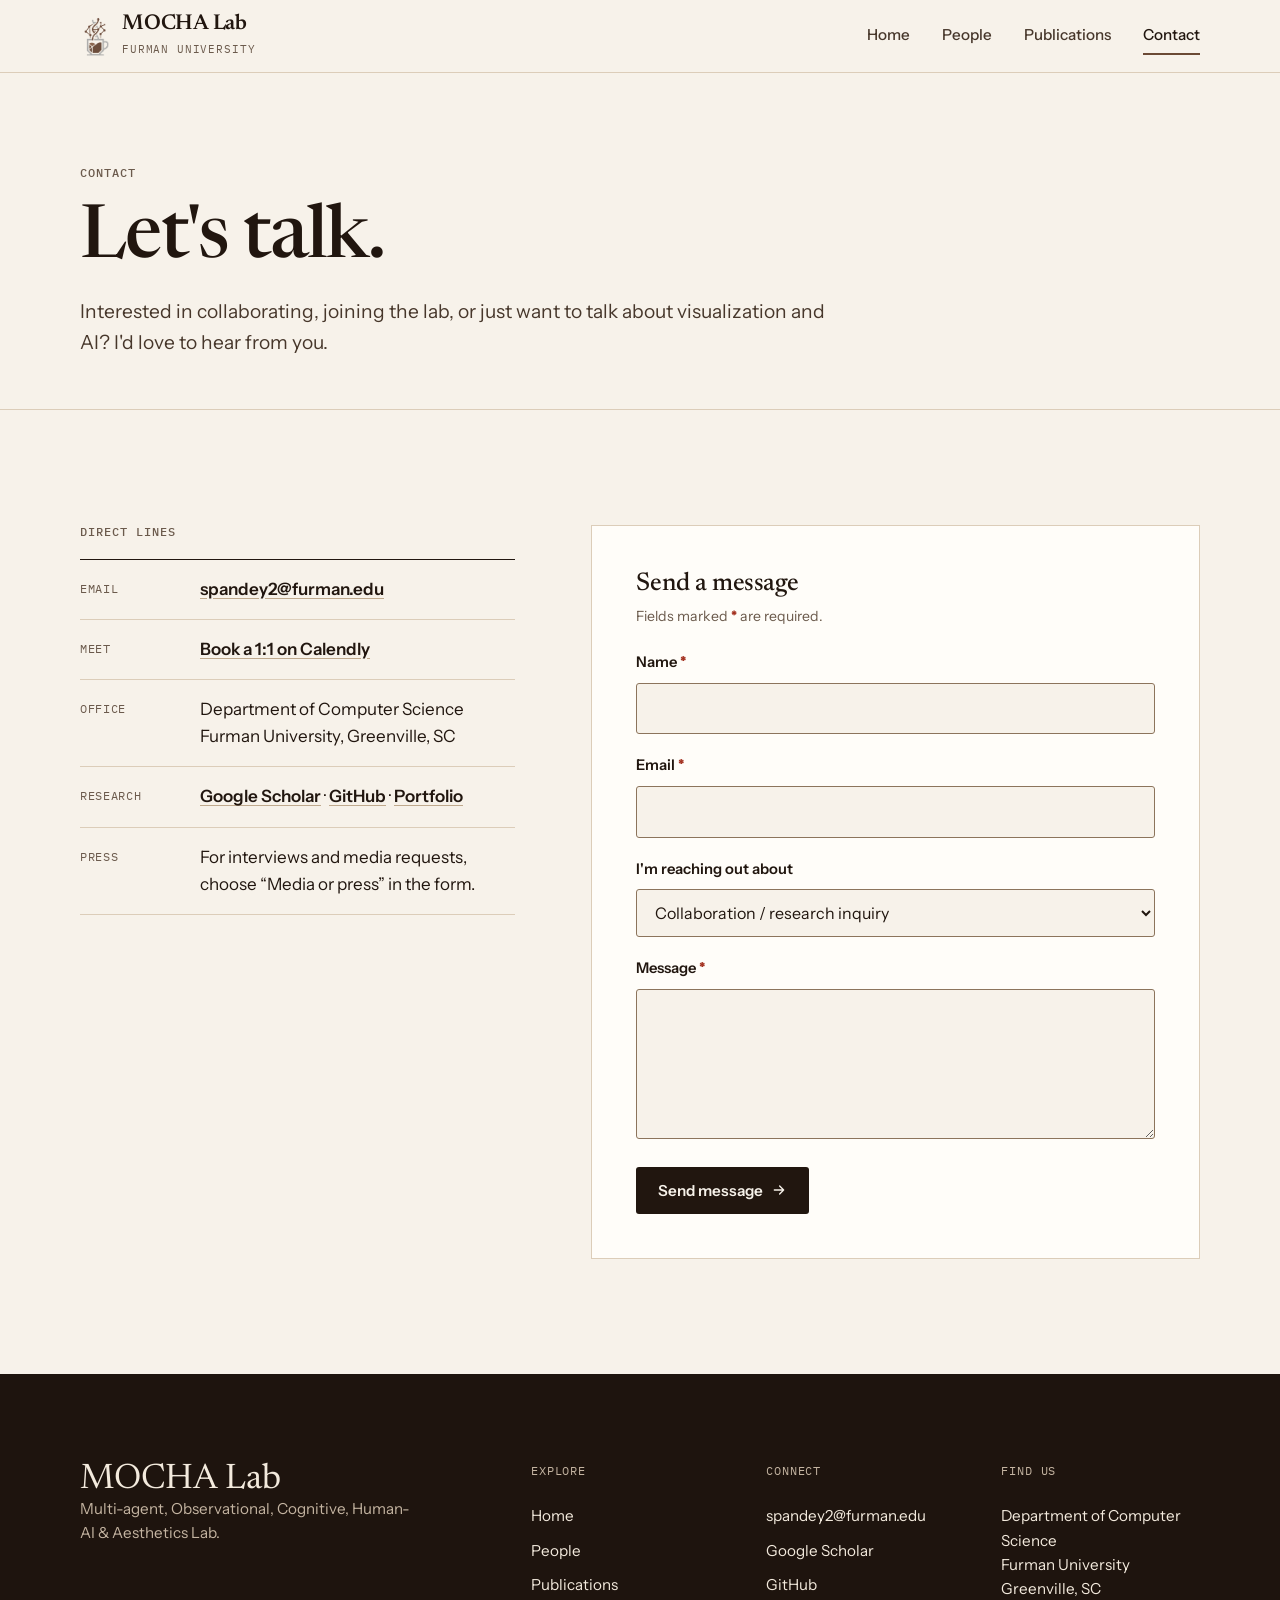
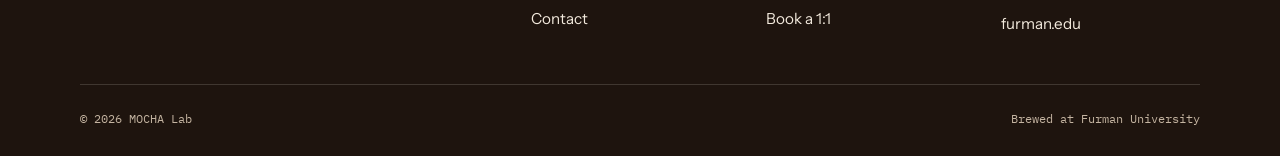
<file: contact.html>
<!doctype html>
<html lang="en" class="no-js">
<head>
<meta charset="UTF-8">
<meta name="viewport" content="width=device-width, initial-scale=1.0">
<!-- Google tag (gtag.js) -->
<script async src="https://www.googletagmanager.com/gtag/js?id=G-MG2B65ZRT3"></script>
<script>
  window.dataLayer = window.dataLayer || [];
  function gtag(){dataLayer.push(arguments);}
  gtag('js', new Date());

  gtag('config', 'G-MG2B65ZRT3');
</script>
<script>document.documentElement.classList.replace('no-js', 'js');</script>
<title>Contact — MOCHA Lab</title>
<meta name="description" content="Get in touch with the MOCHA Lab at Furman University: collaborations, prospective students, media, and general inquiries.">
<link rel="canonical" href="https://themochalab.github.io/contact.html">
<meta property="og:type" content="website">
<meta property="og:site_name" content="MOCHA Lab">
<meta property="og:title" content="Contact — MOCHA Lab">
<meta property="og:description" content="Collaborations, prospective students, media, and general inquiries welcome.">
<meta property="og:url" content="https://themochalab.github.io/contact.html">
<meta property="og:image" content="https://themochalab.github.io/assets/images/mocha-logo.png">
<meta name="twitter:card" content="summary">
<meta name="theme-color" content="#F7F2EA">
<link rel="icon" type="image/png" href="assets/images/favicon.png">
<link rel="preconnect" href="https://fonts.googleapis.com">
<link rel="preconnect" href="https://fonts.gstatic.com" crossorigin>
<link rel="stylesheet" href="https://fonts.googleapis.com/css2?family=Newsreader:ital,opsz,wght@0,6..72,400..600;1,6..72,400..500&amp;family=Instrument+Sans:wght@400..700&amp;family=IBM+Plex+Mono:wght@400;500&amp;display=swap">
<link rel="stylesheet" href="css/style.css">
</head>
<body>
<a class="skip-link" href="#main">Skip to content</a>

<header class="site-header">
  <div class="wrap">
    <a class="brand" href="index.html">
      <img src="assets/images/mocha-logo.png" alt="" width="30" height="43">
      <span><span class="brand__name">MOCHA Lab</span><span class="brand__sub">Furman University</span></span>
    </a>
    <button class="nav-toggle" aria-label="Open menu" aria-expanded="false" aria-controls="site-nav">
      <span></span><span></span><span></span>
    </button>
    <nav class="nav-links" id="site-nav" aria-label="Primary">
      <a href="index.html">Home</a>
      <a href="people.html">People</a>
      <a href="publications.html">Publications</a>
      <a href="contact.html" aria-current="page">Contact</a>
    </nav>
  </div>
</header>

<main id="main">

  <header class="page-head">
    <div class="wrap">
      <p class="kicker">Contact</p>
      <h1>Let's talk.</h1>
      <p>Interested in collaborating, joining the lab, or just want to talk about visualization and AI? I'd love to hear from you.</p>
    </div>
  </header>

  <section class="section">
    <div class="wrap contact">
      <div>
        <h2 class="kicker" id="lines-h">Direct lines</h2>
        <ul class="lines" aria-labelledby="lines-h">
          <li><span class="k">Email</span><a href="mailto:spandey2@furman.edu">spandey2@furman.edu</a></li>
          <li><span class="k">Meet</span><a href="https://calendly.com/mangosaugat/meeting-with-dr-saugat-pandey" target="_blank" rel="noopener">Book a 1:1 on Calendly</a></li>
          <li><span class="k">Office</span><span>Department of Computer Science<br>Furman University, Greenville, SC</span></li>
          <li><span class="k">Research</span><span><a href="https://scholar.google.com/citations?user=RCC_DfYAAAAJ&amp;hl=en" target="_blank" rel="noopener">Google Scholar</a> · <a href="https://github.com/iamsaugatpandey" target="_blank" rel="noopener">GitHub</a> · <a href="https://iamsaugatpandey.github.io/" target="_blank" rel="noopener">Portfolio</a></span></li>
          <li><span class="k">Press</span><span>For interviews and media requests, choose “Media or press” in the form.</span></li>
        </ul>
      </div>

      <div class="form-card">
        <h2>Send a message</h2>
        <p class="form-hint">Fields marked <span class="req" aria-hidden="true">*</span><span class="sr-only">with an asterisk</span> are required.</p>

        <div class="form-success" id="formSuccess" role="status" tabindex="-1">
          <svg aria-hidden="true" focusable="false" viewBox="0 0 24 24" width="20" height="20" fill="none" stroke="currentColor" stroke-width="2" stroke-linecap="round" stroke-linejoin="round"><path d="M20 6 9 17l-5-5"/></svg>
          Thanks for reaching out! I'll get back to you soon.
        </div>
        <div class="form-general-error" id="formGeneralError" role="alert"></div>

        <form id="mocha-contact-form" action="https://formspree.io/f/xojgovpz" method="POST">
          <div class="form-row">
            <label for="name">Name <span class="req" aria-hidden="true">*</span></label>
            <input type="text" id="name" name="name" autocomplete="name" required aria-describedby="err-name">
            <span class="form-error" id="err-name" data-error-for="name"></span>
          </div>
          <div class="form-row">
            <label for="email">Email <span class="req" aria-hidden="true">*</span></label>
            <input type="email" id="email" name="email" autocomplete="email" required aria-describedby="err-email">
            <span class="form-error" id="err-email" data-error-for="email"></span>
          </div>
          <div class="form-row">
            <label for="reason">I'm reaching out about</label>
            <select id="reason" name="reason">
              <option value="Collaboration">Collaboration / research inquiry</option>
              <option value="Prospective Student">Joining the lab (prospective student)</option>
              <option value="Media/Press">Media or press</option>
              <option value="Other">Other</option>
            </select>
          </div>
          <div class="form-row">
            <label for="message">Message <span class="req" aria-hidden="true">*</span></label>
            <textarea id="message" name="message" required aria-describedby="err-message"></textarea>
            <span class="form-error" id="err-message" data-error-for="message"></span>
          </div>
          <button type="submit" class="btn btn--solid">Send message <svg aria-hidden="true" focusable="false" viewBox="0 0 24 24" fill="none" stroke="currentColor" stroke-width="2" stroke-linecap="round" stroke-linejoin="round"><path d="M5 12h14M13 6l6 6-6 6"/></svg></button>
        </form>
      </div>
    </div>
  </section>

</main>

<footer class="site-footer on-dark">
  <div class="wrap">
    <div class="footer-top">
      <div class="footer-about">
        <p class="footer-mark">MOCHA Lab</p>
        <p>Multi-agent, Observational, Cognitive, Human-AI &amp; Aesthetics Lab.</p>
      </div>
      <nav class="footer-col" aria-label="Footer">
        <p class="footer-h">Explore</p>
        <a href="index.html">Home</a>
        <a href="people.html">People</a>
        <a href="publications.html">Publications</a>
        <a href="contact.html">Contact</a>
      </nav>
      <div class="footer-col">
        <p class="footer-h">Connect</p>
        <a href="mailto:spandey2@furman.edu">spandey2@furman.edu</a>
        <a href="https://scholar.google.com/citations?user=RCC_DfYAAAAJ&amp;hl=en" target="_blank" rel="noopener">Google Scholar</a>
        <a href="https://github.com/iamsaugatpandey" target="_blank" rel="noopener">GitHub</a>
        <a href="https://calendly.com/mangosaugat/meeting-with-dr-saugat-pandey" target="_blank" rel="noopener">Book a 1:1</a>
      </div>
      <div class="footer-col">
        <p class="footer-h">Find us</p>
        <address>Department of Computer Science<br>Furman University<br>Greenville, SC</address>
        <a href="https://www.furman.edu/" target="_blank" rel="noopener">furman.edu</a>
      </div>
    </div>
    <div class="footer-bottom">
      <span>© 2026 MOCHA Lab</span>
      <span>Brewed at Furman University</span>
    </div>
  </div>
</footer>

<script src="js/main.js"></script>
</body>
</html>
</file>
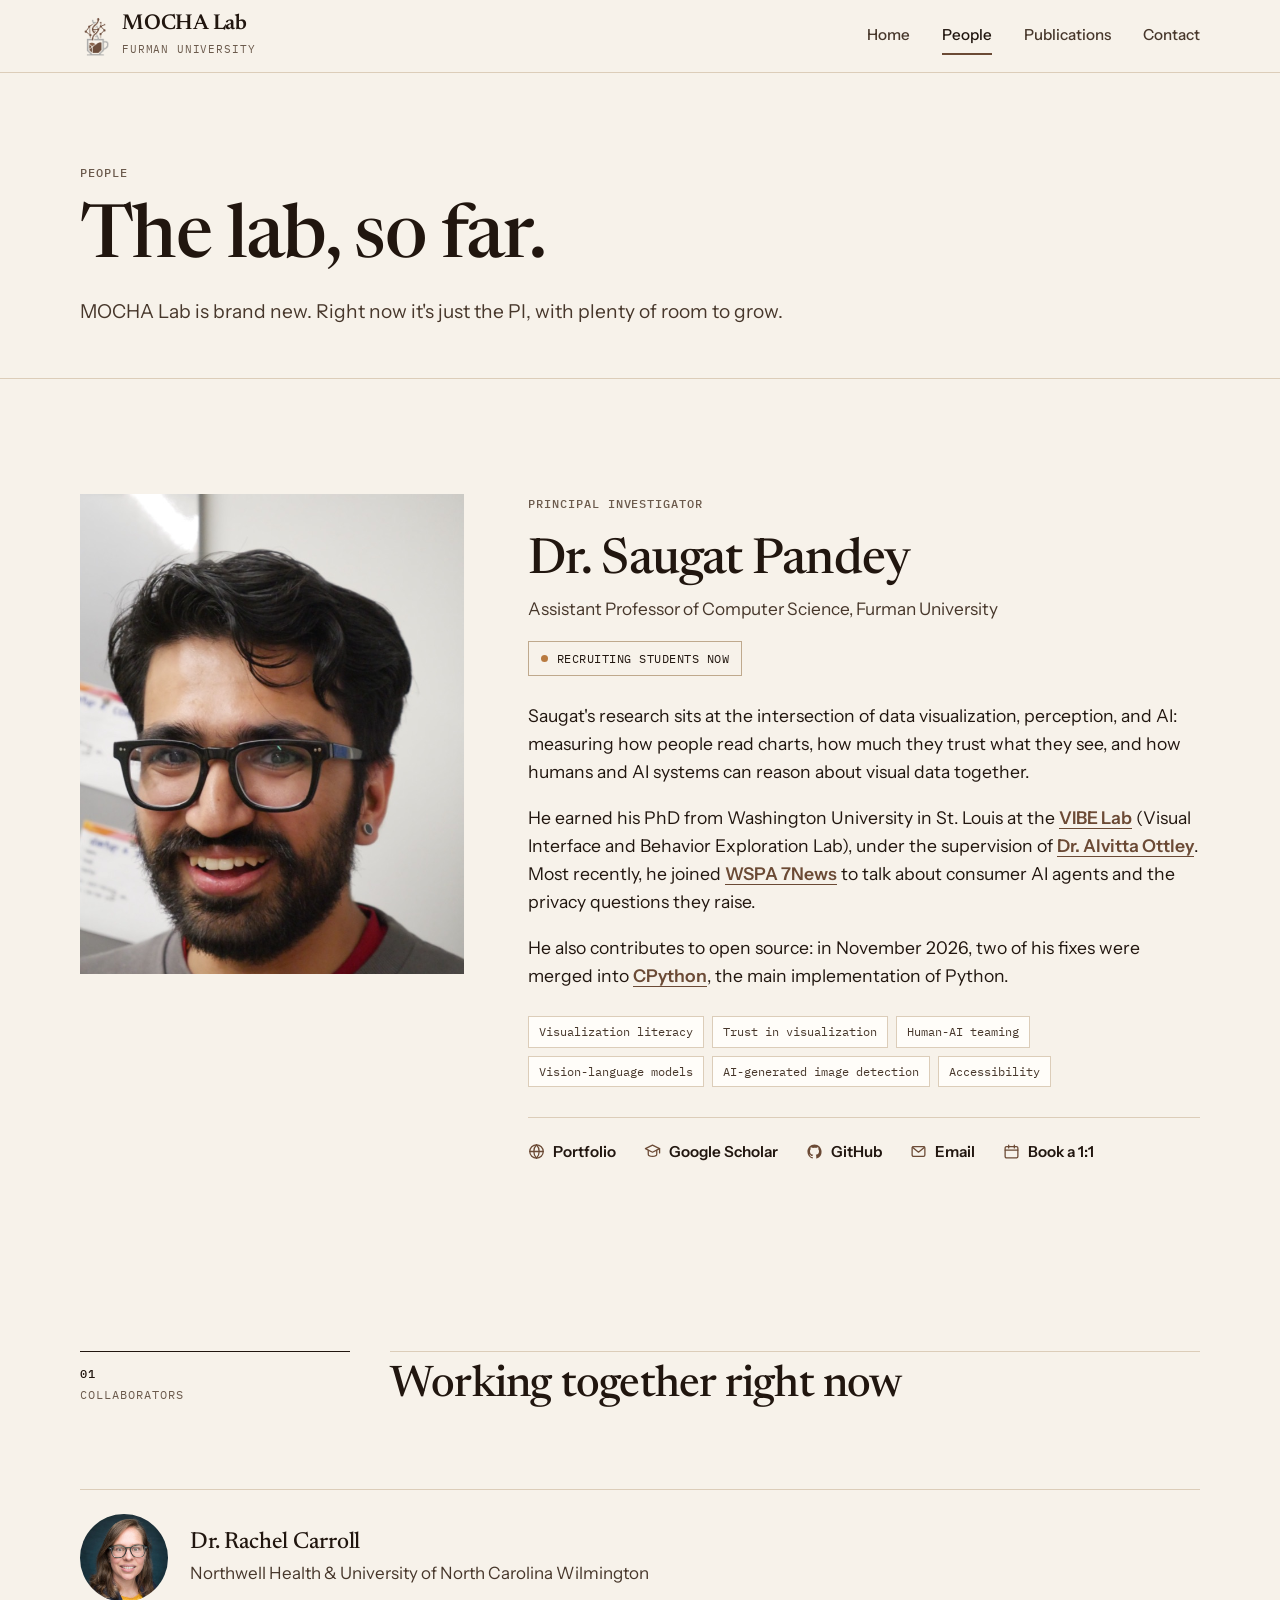
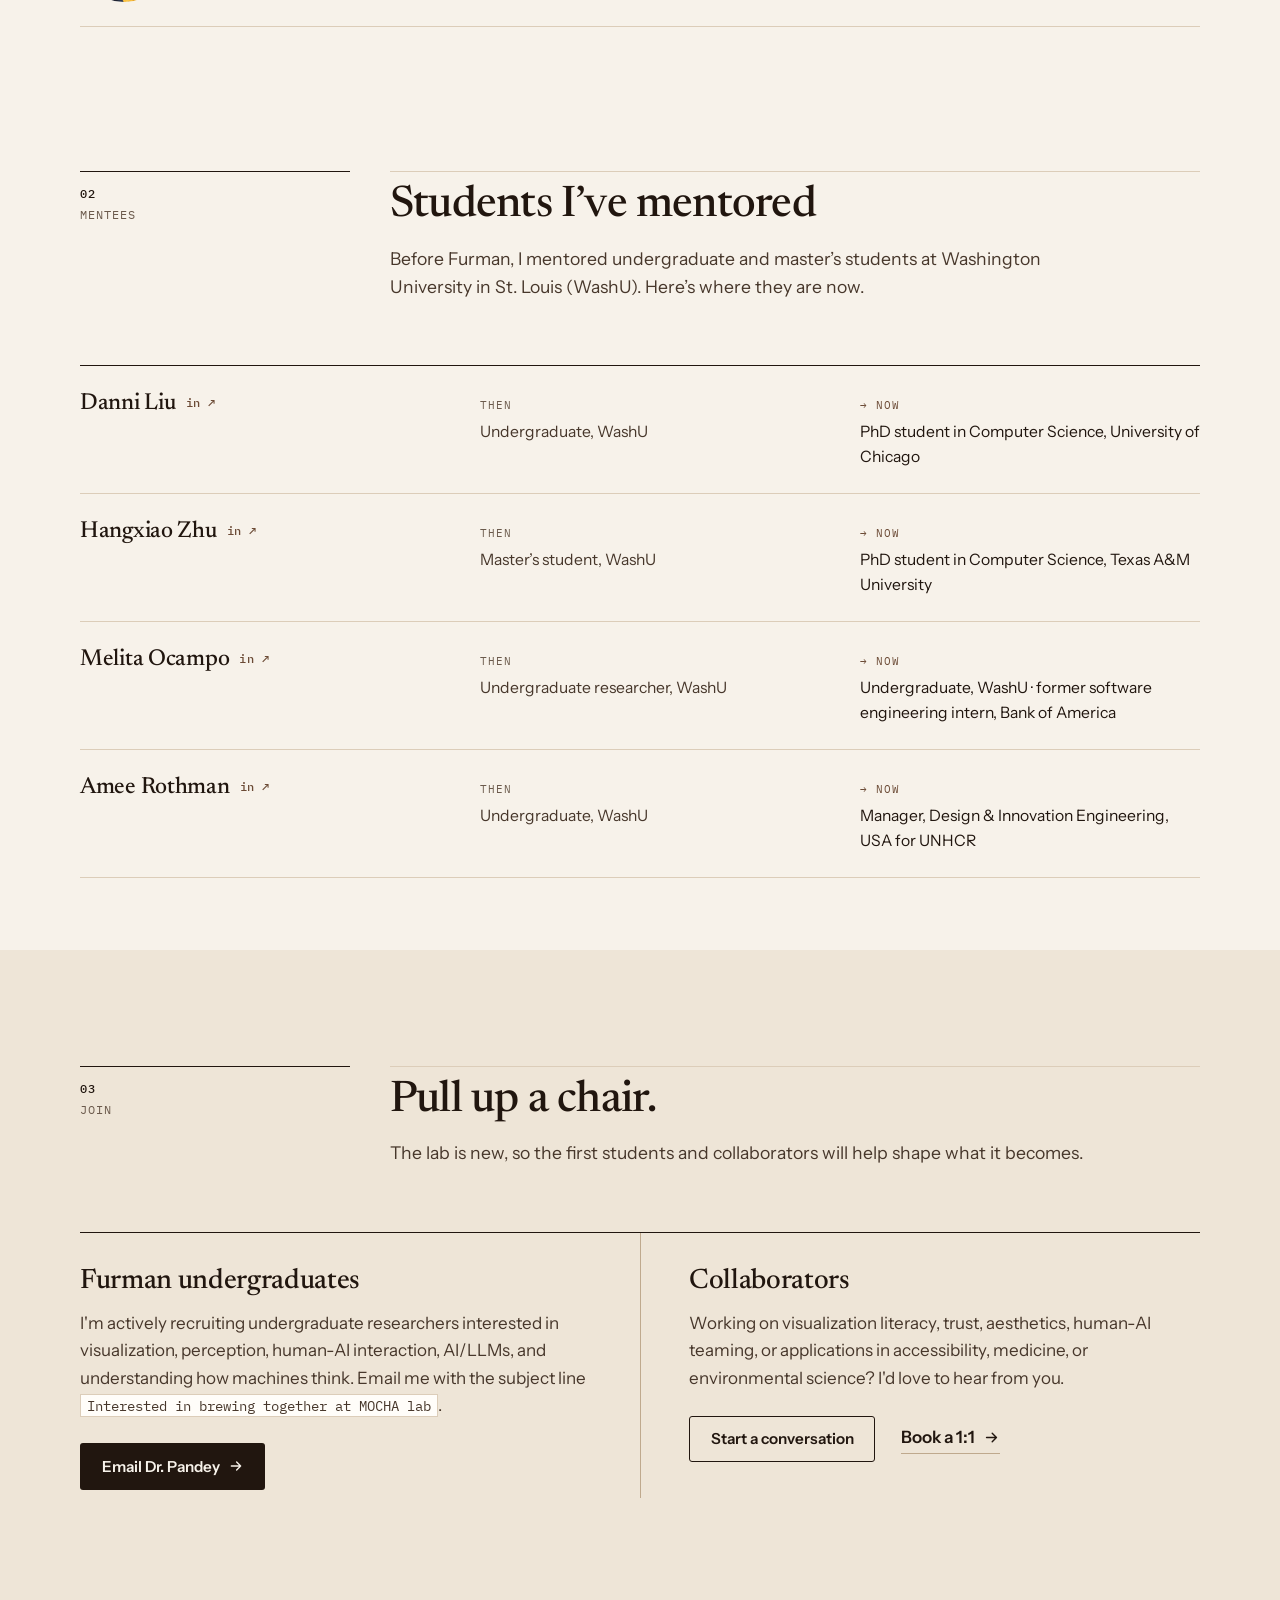
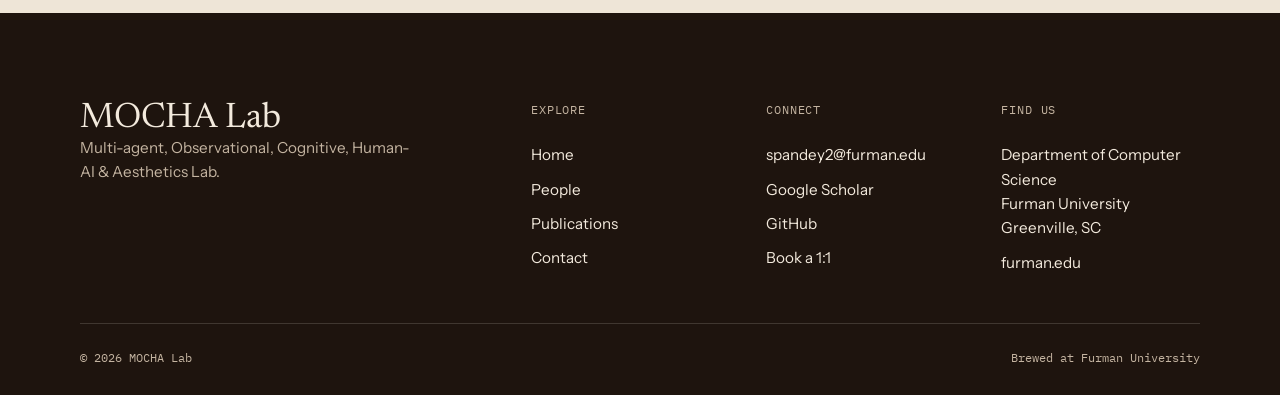
<file: people.html>
<!doctype html>
<html lang="en" class="no-js">
<head>
<meta charset="UTF-8">
<meta name="viewport" content="width=device-width, initial-scale=1.0">
<!-- Google tag (gtag.js) -->
<script async src="https://www.googletagmanager.com/gtag/js?id=G-MG2B65ZRT3"></script>
<script>
  window.dataLayer = window.dataLayer || [];
  function gtag(){dataLayer.push(arguments);}
  gtag('js', new Date());

  gtag('config', 'G-MG2B65ZRT3');
</script>
<script>document.documentElement.classList.replace('no-js', 'js');</script>
<title>People — MOCHA Lab</title>
<meta name="description" content="Meet Dr. Saugat Pandey and the people behind the MOCHA Lab at Furman University.">
<link rel="canonical" href="https://themochalab.github.io/people.html">
<meta property="og:type" content="website">
<meta property="og:site_name" content="MOCHA Lab">
<meta property="og:title" content="People — MOCHA Lab">
<meta property="og:description" content="Meet Dr. Saugat Pandey and the people behind the MOCHA Lab at Furman University.">
<meta property="og:url" content="https://themochalab.github.io/people.html">
<meta property="og:image" content="https://themochalab.github.io/assets/images/mocha-logo.png">
<meta name="twitter:card" content="summary">
<meta name="theme-color" content="#F7F2EA">
<link rel="icon" type="image/png" href="assets/images/favicon.png">
<link rel="preconnect" href="https://fonts.googleapis.com">
<link rel="preconnect" href="https://fonts.gstatic.com" crossorigin>
<link rel="stylesheet" href="https://fonts.googleapis.com/css2?family=Newsreader:ital,opsz,wght@0,6..72,400..600;1,6..72,400..500&amp;family=Instrument+Sans:wght@400..700&amp;family=IBM+Plex+Mono:wght@400;500&amp;display=swap">
<link rel="stylesheet" href="css/style.css">
</head>
<body>
<a class="skip-link" href="#main">Skip to content</a>

<header class="site-header">
  <div class="wrap">
    <a class="brand" href="index.html">
      <img src="assets/images/mocha-logo.png" alt="" width="30" height="43">
      <span><span class="brand__name">MOCHA Lab</span><span class="brand__sub">Furman University</span></span>
    </a>
    <button class="nav-toggle" aria-label="Open menu" aria-expanded="false" aria-controls="site-nav">
      <span></span><span></span><span></span>
    </button>
    <nav class="nav-links" id="site-nav" aria-label="Primary">
      <a href="index.html">Home</a>
      <a href="people.html" aria-current="page">People</a>
      <a href="publications.html">Publications</a>
      <a href="contact.html">Contact</a>
    </nav>
  </div>
</header>

<main id="main">

  <header class="page-head">
    <div class="wrap">
      <p class="kicker">People</p>
      <h1>The lab, so far.</h1>
      <p>MOCHA Lab is brand new. Right now it's just the PI, with plenty of room to grow.</p>
    </div>
  </header>

  <!-- PI -->
  <section class="section" aria-labelledby="pi-h">
    <div class="wrap profile">
      <figure class="profile__photo">
        <img src="assets/images/saugat-pandey.jpg" alt="Portrait of Dr. Saugat Pandey" width="900" height="675" onerror="this.onerror=null;this.src='assets/images/avatar-placeholder.svg';">
      </figure>

      <div>
        <p class="kicker">Principal Investigator</p>
        <h2 id="pi-h">Dr. Saugat Pandey</h2>
        <p class="profile__role">Assistant Professor of Computer Science, Furman University</p>
        <p class="status"><span class="status__dot" aria-hidden="true"></span>Recruiting students now</p>

        <div class="profile__bio">
          <p>Saugat's research sits at the intersection of data visualization, perception, and AI: measuring how people read charts, how much they trust what they see, and how humans and AI systems can reason about visual data together.</p>
          <p>He earned his PhD from Washington University in St. Louis at the <a class="link" href="https://visualdata.wustl.edu/" target="_blank" rel="noopener">VIBE Lab</a> (Visual Interface and Behavior Exploration Lab), under the supervision of <a class="link" href="https://alvitta.com/" target="_blank" rel="noopener">Dr. Alvitta Ottley</a>. Most recently, he joined <a class="link" href="index.html#news">WSPA 7News</a> to talk about consumer AI agents and the privacy questions they raise.</p>
          <p>He also contributes to open source: in November 2026, two of his fixes were merged into <a class="link" href="https://iamsaugatpandey.github.io/#open-source">CPython</a>, the main implementation of Python.</p>
        </div>

        <ul class="interests" aria-label="Research interests">
          <li>Visualization literacy</li>
          <li>Trust in visualization</li>
          <li>Human-AI teaming</li>
          <li>Vision-language models</li>
          <li>AI-generated image detection</li>
          <li>Accessibility</li>
        </ul>

        <div class="profile__links">
          <a href="https://iamsaugatpandey.github.io/" target="_blank" rel="noopener">
            <svg aria-hidden="true" focusable="false" viewBox="0 0 24 24" fill="none" stroke="currentColor" stroke-width="1.8" stroke-linecap="round" stroke-linejoin="round"><circle cx="12" cy="12" r="9.5"/><path d="M2.5 12h19M12 2.5c2.5 2.7 3.8 6 3.8 9.5s-1.3 6.8-3.8 9.5c-2.5-2.7-3.8-6-3.8-9.5S9.5 5.2 12 2.5Z"/></svg>
            Portfolio
          </a>
          <a href="https://scholar.google.com/citations?user=RCC_DfYAAAAJ&amp;hl=en" target="_blank" rel="noopener">
            <svg aria-hidden="true" focusable="false" viewBox="0 0 24 24" fill="none" stroke="currentColor" stroke-width="1.8" stroke-linecap="round" stroke-linejoin="round"><path d="M2 8 12 3l10 5-10 5L2 8Z"/><path d="M6 10.5V16c0 1.5 2.7 3 6 3s6-1.5 6-3v-5.5M22 8v6"/></svg>
            Google Scholar
          </a>
          <a href="https://github.com/iamsaugatpandey" target="_blank" rel="noopener">
            <svg aria-hidden="true" focusable="false" viewBox="0 0 24 24" fill="currentColor"><path d="M12 2C6.48 2 2 6.58 2 12.19c0 4.49 2.87 8.3 6.84 9.65.5.1.68-.22.68-.49 0-.24-.01-.87-.01-1.71-2.78.62-3.37-1.37-3.37-1.37-.45-1.18-1.11-1.5-1.11-1.5-.91-.64.07-.63.07-.63 1 .07 1.53 1.05 1.53 1.05.89 1.56 2.34 1.11 2.91.85.09-.66.35-1.11.63-1.37-2.22-.26-4.56-1.14-4.56-5.07 0-1.12.39-2.03 1.03-2.75-.1-.26-.45-1.31.1-2.72 0 0 .84-.28 2.75 1.05a9.3 9.3 0 0 1 2.5-.35c.85 0 1.71.12 2.5.35 1.91-1.33 2.75-1.05 2.75-1.05.55 1.41.2 2.46.1 2.72.64.72 1.03 1.63 1.03 2.75 0 3.94-2.34 4.8-4.57 5.06.36.32.68.94.68 1.9 0 1.37-.01 2.48-.01 2.82 0 .27.18.6.69.49A10.02 10.02 0 0 0 22 12.19C22 6.58 17.52 2 12 2Z"/></svg>
            GitHub
          </a>
          <a href="mailto:spandey2@furman.edu">
            <svg aria-hidden="true" focusable="false" viewBox="0 0 24 24" fill="none" stroke="currentColor" stroke-width="1.8" stroke-linecap="round" stroke-linejoin="round"><rect x="3" y="5" width="18" height="14" rx="2"/><path d="m3.5 6 8.5 7 8.5-7"/></svg>
            Email
          </a>
          <a href="https://calendly.com/mangosaugat/meeting-with-dr-saugat-pandey" target="_blank" rel="noopener">
            <svg aria-hidden="true" focusable="false" viewBox="0 0 24 24" fill="none" stroke="currentColor" stroke-width="1.8" stroke-linecap="round" stroke-linejoin="round"><rect x="3" y="5" width="18" height="16" rx="2"/><path d="M3 10h18M8 3v4M16 3v4"/></svg>
            Book a 1:1
          </a>
        </div>
      </div>
    </div>
  </section>

  <!-- COLLABORATORS -->
  <section class="section section--tight" aria-labelledby="collab-h">
    <div class="wrap">
      <header class="sec-head">
        <p class="sec-label"><b>01</b>Collaborators</p>
        <div class="sec-head__body">
          <h2 id="collab-h">Working together right now</h2>
        </div>
      </header>
      <div class="collab">
        <img src="assets/images/rachel-carroll.jpg" alt="Portrait of Dr. Rachel Carroll" width="640" height="800" loading="lazy">
        <div>
          <h3><a href="https://rachelmcarroll.weebly.com/" target="_blank" rel="noopener">Dr. Rachel Carroll</a></h3>
          <p>Northwell Health &amp; University of North Carolina Wilmington</p>
        </div>
      </div>
    </div>
  </section>

  <!-- MENTEES -->
  <section class="section section--tight" aria-labelledby="mentees-h">
    <div class="wrap">
      <header class="sec-head">
        <p class="sec-label"><b>02</b>Mentees</p>
        <div class="sec-head__body">
          <h2 id="mentees-h">Students I’ve mentored</h2>
          <p>Before Furman, I mentored undergraduate and master’s students at Washington University in St.&nbsp;Louis (WashU). Here’s where they are now.</p>
        </div>
      </header>
      <ul class="mentees">
        <li class="mentee">
          <h3 class="mentee__name"><a href="https://www.linkedin.com/in/dndanniliu/" target="_blank" rel="noopener">Danni Liu<span class="sr-only">, LinkedIn profile</span><span class="mentee__ext" aria-hidden="true">in ↗</span></a></h3>
          <dl class="mentee__path">
            <div><dt>Then</dt><dd>Undergraduate, WashU</dd></div>
            <div class="mentee__now"><dt>Now</dt><dd>PhD student in Computer Science, University of Chicago</dd></div>
          </dl>
        </li>
        <li class="mentee">
          <h3 class="mentee__name"><a href="https://www.linkedin.com/in/hangxiao-zhu-7364711a9/" target="_blank" rel="noopener">Hangxiao Zhu<span class="sr-only">, LinkedIn profile</span><span class="mentee__ext" aria-hidden="true">in ↗</span></a></h3>
          <dl class="mentee__path">
            <div><dt>Then</dt><dd>Master’s student, WashU</dd></div>
            <div class="mentee__now"><dt>Now</dt><dd>PhD student in Computer Science, Texas A&amp;M University</dd></div>
          </dl>
        </li>
        <li class="mentee">
          <h3 class="mentee__name"><a href="https://www.linkedin.com/in/melitao/" target="_blank" rel="noopener">Melita Ocampo<span class="sr-only">, LinkedIn profile</span><span class="mentee__ext" aria-hidden="true">in ↗</span></a></h3>
          <dl class="mentee__path">
            <div><dt>Then</dt><dd>Undergraduate researcher, WashU</dd></div>
            <div class="mentee__now"><dt>Now</dt><dd>Undergraduate, WashU · former software engineering intern, Bank of America</dd></div>
          </dl>
        </li>
        <li class="mentee">
          <h3 class="mentee__name"><a href="https://www.linkedin.com/in/ameerothman/" target="_blank" rel="noopener">Amee Rothman<span class="sr-only">, LinkedIn profile</span><span class="mentee__ext" aria-hidden="true">in ↗</span></a></h3>
          <dl class="mentee__path">
            <div><dt>Then</dt><dd>Undergraduate, WashU</dd></div>
            <div class="mentee__now"><dt>Now</dt><dd>Manager, Design &amp; Innovation Engineering, USA for UNHCR</dd></div>
          </dl>
        </li>
      </ul>
    </div>
  </section>

  <!-- JOIN -->
  <section class="section section--tint" id="join" aria-labelledby="join-h">
    <div class="wrap">
      <header class="sec-head">
        <p class="sec-label"><b>03</b>Join</p>
        <div class="sec-head__body">
          <h2 id="join-h">Pull up a chair.</h2>
          <p>The lab is new, so the first students and collaborators will help shape what it becomes.</p>
        </div>
      </header>
      <div class="join">
        <div class="join__col">
          <h3>Furman undergraduates</h3>
          <p>I'm actively recruiting undergraduate researchers interested in visualization, perception, human-AI interaction, AI/LLMs, and understanding how machines think. Email me with the subject line <code>Interested in brewing together at MOCHA lab</code>.</p>
          <div class="join__actions">
            <a class="btn btn--solid" href="mailto:spandey2@furman.edu?subject=Interested%20in%20brewing%20together%20at%20MOCHA%20lab">Email Dr. Pandey <svg aria-hidden="true" focusable="false" viewBox="0 0 24 24" fill="none" stroke="currentColor" stroke-width="2" stroke-linecap="round" stroke-linejoin="round"><path d="M5 12h14M13 6l6 6-6 6"/></svg></a>
          </div>
        </div>
        <div class="join__col">
          <h3>Collaborators</h3>
          <p>Working on visualization literacy, trust, aesthetics, human-AI teaming, or applications in accessibility, medicine, or environmental science? I'd love to hear from you.</p>
          <div class="join__actions">
            <a class="btn btn--line" href="contact.html">Start a conversation</a>
            <a class="arrow-link" href="https://calendly.com/mangosaugat/meeting-with-dr-saugat-pandey" target="_blank" rel="noopener">Book a 1:1 <svg aria-hidden="true" focusable="false" viewBox="0 0 24 24" fill="none" stroke="currentColor" stroke-width="2" stroke-linecap="round" stroke-linejoin="round"><path d="M5 12h14M13 6l6 6-6 6"/></svg></a>
          </div>
        </div>
      </div>
    </div>
  </section>

</main>

<footer class="site-footer on-dark">
  <div class="wrap">
    <div class="footer-top">
      <div class="footer-about">
        <p class="footer-mark">MOCHA Lab</p>
        <p>Multi-agent, Observational, Cognitive, Human-AI &amp; Aesthetics Lab.</p>
      </div>
      <nav class="footer-col" aria-label="Footer">
        <p class="footer-h">Explore</p>
        <a href="index.html">Home</a>
        <a href="people.html">People</a>
        <a href="publications.html">Publications</a>
        <a href="contact.html">Contact</a>
      </nav>
      <div class="footer-col">
        <p class="footer-h">Connect</p>
        <a href="mailto:spandey2@furman.edu">spandey2@furman.edu</a>
        <a href="https://scholar.google.com/citations?user=RCC_DfYAAAAJ&amp;hl=en" target="_blank" rel="noopener">Google Scholar</a>
        <a href="https://github.com/iamsaugatpandey" target="_blank" rel="noopener">GitHub</a>
        <a href="https://calendly.com/mangosaugat/meeting-with-dr-saugat-pandey" target="_blank" rel="noopener">Book a 1:1</a>
      </div>
      <div class="footer-col">
        <p class="footer-h">Find us</p>
        <address>Department of Computer Science<br>Furman University<br>Greenville, SC</address>
        <a href="https://www.furman.edu/" target="_blank" rel="noopener">furman.edu</a>
      </div>
    </div>
    <div class="footer-bottom">
      <span>© 2026 MOCHA Lab</span>
      <span>Brewed at Furman University</span>
    </div>
  </div>
</footer>

<script src="js/main.js"></script>
</body>
</html>
</file>
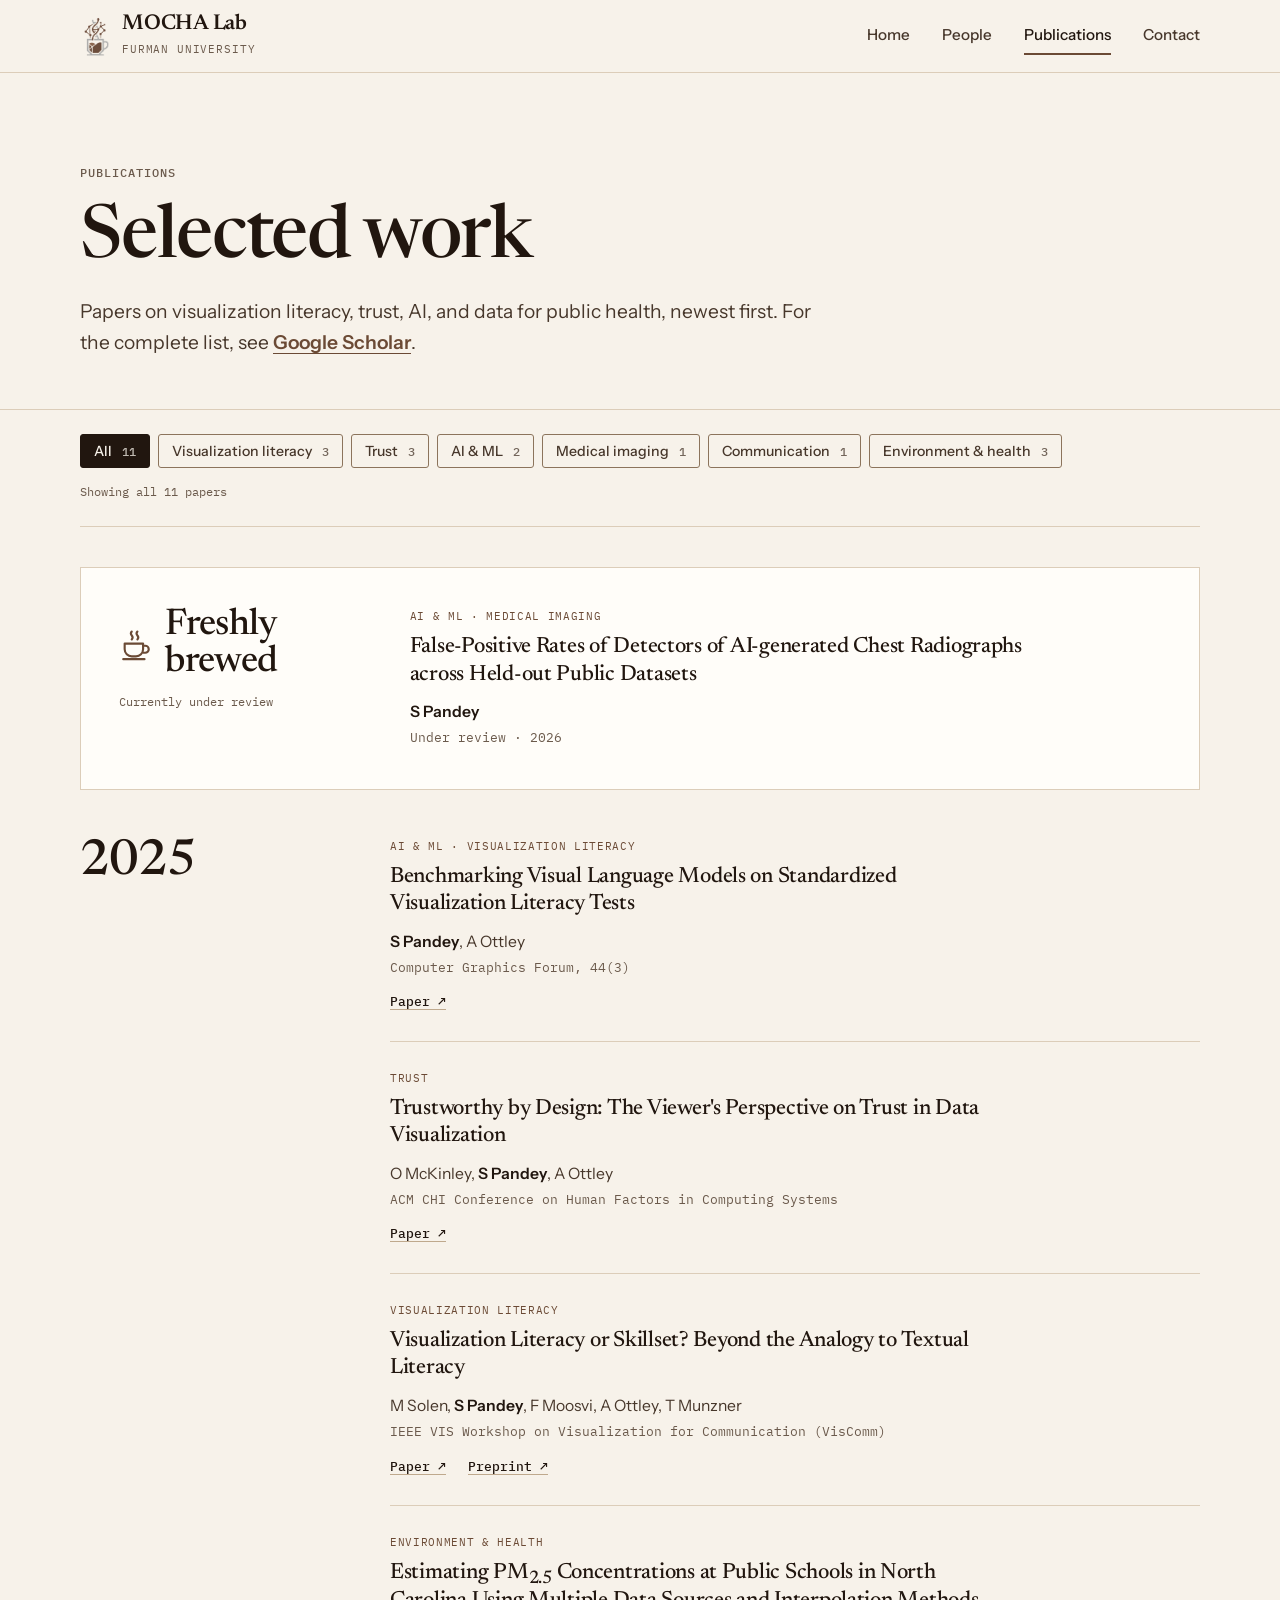
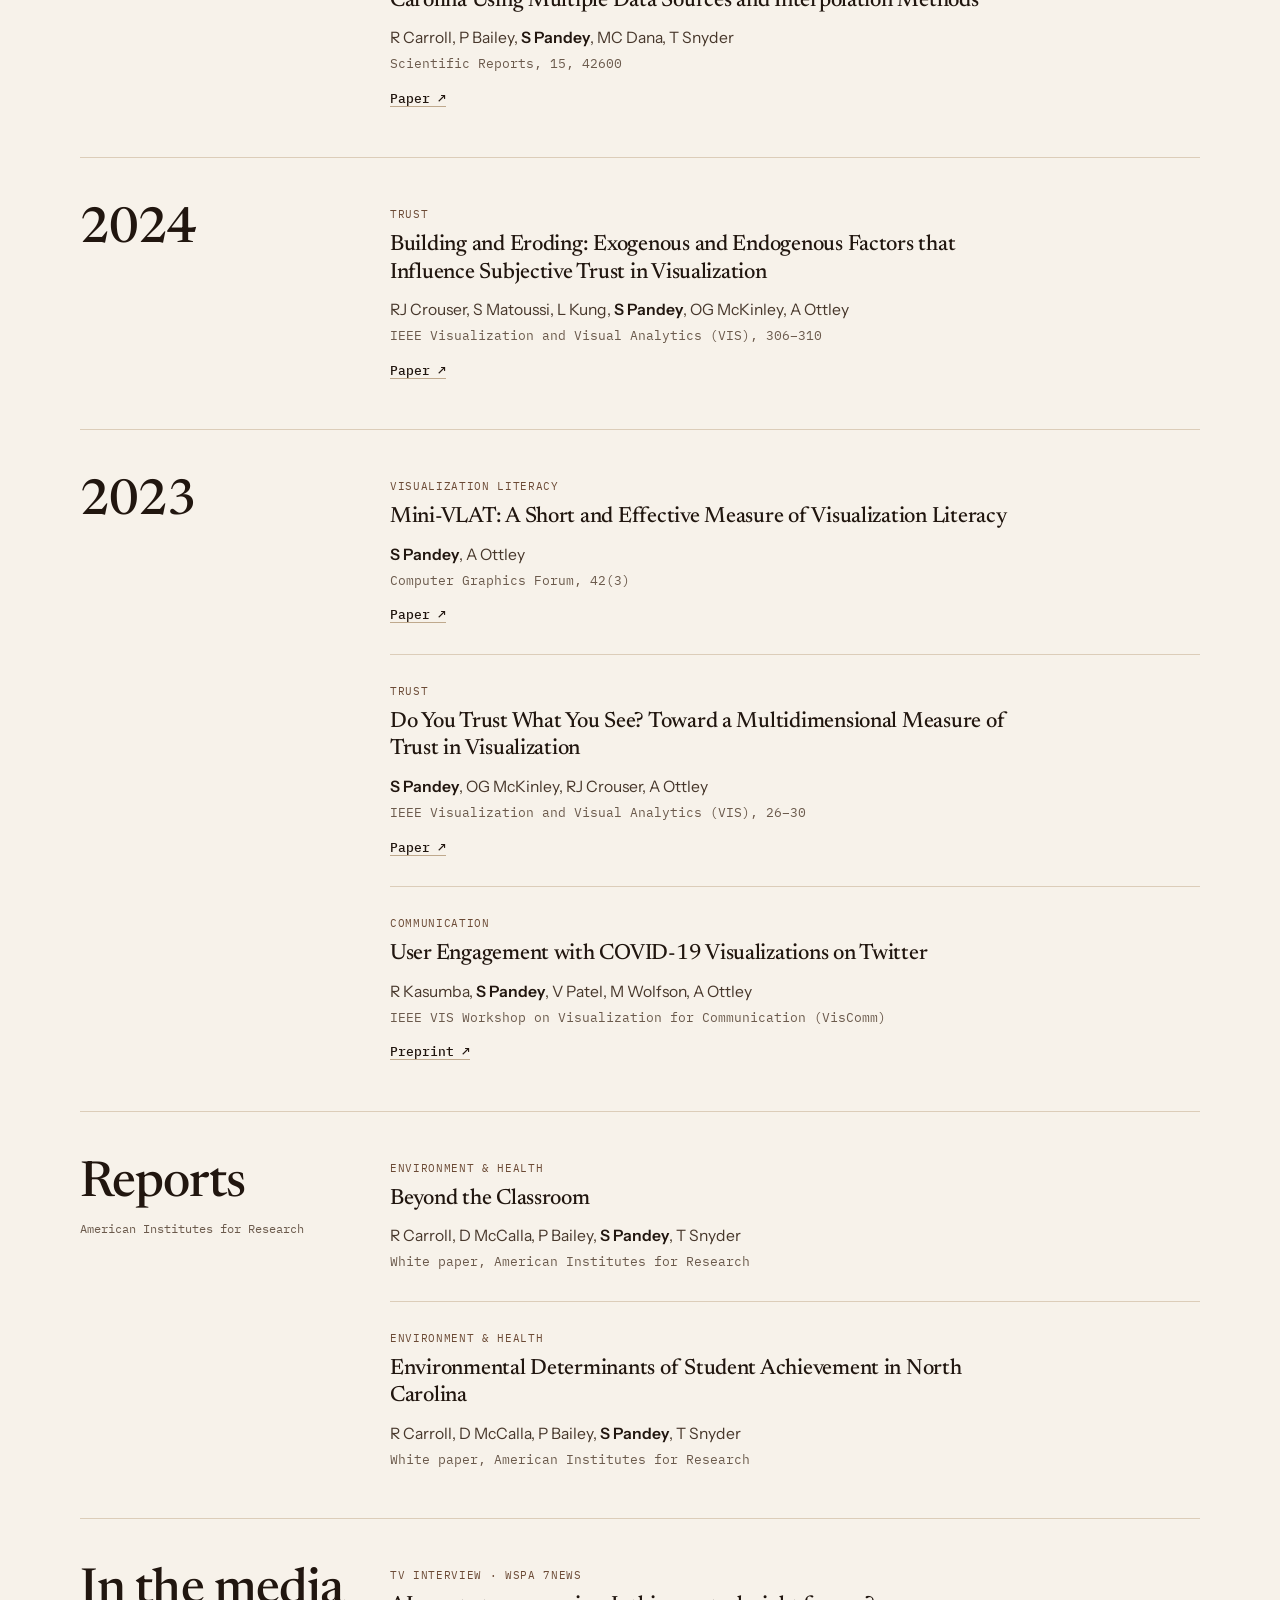
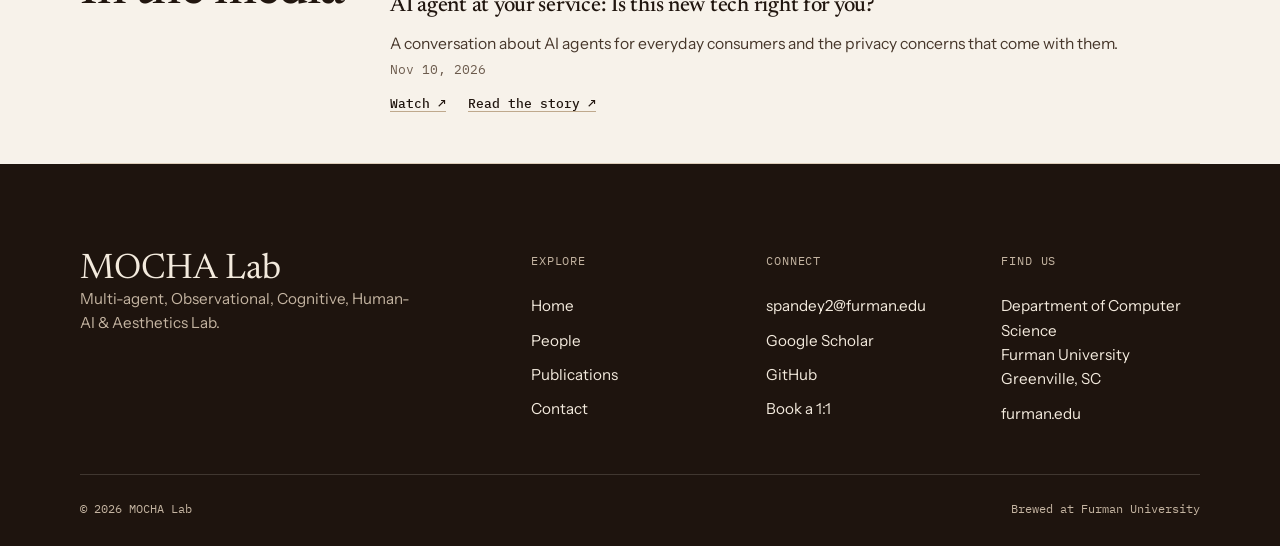
<file: publications.html>
<!doctype html>
<html lang="en" class="no-js">
<head>
<meta charset="UTF-8">
<meta name="viewport" content="width=device-width, initial-scale=1.0">
<!-- Google tag (gtag.js) -->
<script async src="https://www.googletagmanager.com/gtag/js?id=G-MG2B65ZRT3"></script>
<script>
  window.dataLayer = window.dataLayer || [];
  function gtag(){dataLayer.push(arguments);}
  gtag('js', new Date());

  gtag('config', 'G-MG2B65ZRT3');
</script>
<script>document.documentElement.classList.replace('no-js', 'js');</script>
<title>Publications — MOCHA Lab</title>
<meta name="description" content="Publications from the MOCHA Lab and Dr. Saugat Pandey on visualization literacy, perception, trust, AI, and human-AI teaming.">
<link rel="canonical" href="https://themochalab.github.io/publications.html">
<meta property="og:type" content="website">
<meta property="og:site_name" content="MOCHA Lab">
<meta property="og:title" content="Publications — MOCHA Lab">
<meta property="og:description" content="Papers on visualization literacy, trust in visualization, AI and vision-language models, and data for public health.">
<meta property="og:url" content="https://themochalab.github.io/publications.html">
<meta property="og:image" content="https://themochalab.github.io/assets/images/mocha-logo.png">
<meta name="twitter:card" content="summary">
<meta name="theme-color" content="#F7F2EA">
<link rel="icon" type="image/png" href="assets/images/favicon.png">
<link rel="preconnect" href="https://fonts.googleapis.com">
<link rel="preconnect" href="https://fonts.gstatic.com" crossorigin>
<link rel="stylesheet" href="https://fonts.googleapis.com/css2?family=Newsreader:ital,opsz,wght@0,6..72,400..600;1,6..72,400..500&amp;family=Instrument+Sans:wght@400..700&amp;family=IBM+Plex+Mono:wght@400;500&amp;display=swap">
<link rel="stylesheet" href="css/style.css">
</head>
<body>
<a class="skip-link" href="#main">Skip to content</a>

<header class="site-header">
  <div class="wrap">
    <a class="brand" href="index.html">
      <img src="assets/images/mocha-logo.png" alt="" width="30" height="43">
      <span><span class="brand__name">MOCHA Lab</span><span class="brand__sub">Furman University</span></span>
    </a>
    <button class="nav-toggle" aria-label="Open menu" aria-expanded="false" aria-controls="site-nav">
      <span></span><span></span><span></span>
    </button>
    <nav class="nav-links" id="site-nav" aria-label="Primary">
      <a href="index.html">Home</a>
      <a href="people.html">People</a>
      <a href="publications.html" aria-current="page">Publications</a>
      <a href="contact.html">Contact</a>
    </nav>
  </div>
</header>

<main id="main">

  <header class="page-head">
    <div class="wrap">
      <p class="kicker">Publications</p>
      <h1>Selected work</h1>
      <p>Papers on visualization literacy, trust, AI, and data for public health, newest first. For the complete list, see <a class="link" href="https://scholar.google.com/citations?user=RCC_DfYAAAAJ&amp;hl=en" target="_blank" rel="noopener">Google Scholar</a>.</p>
    </div>
  </header>

  <div class="wrap">
    <div class="pub-toolbar">
      <div class="pub-filters" role="group" aria-label="Filter publications by topic">
        <button type="button" class="chip" data-topic="all" data-label="all topics" aria-pressed="true">All</button>
        <button type="button" class="chip" data-topic="literacy" data-label="Visualization literacy" aria-pressed="false">Visualization literacy</button>
        <button type="button" class="chip" data-topic="trust" data-label="Trust" aria-pressed="false">Trust</button>
        <button type="button" class="chip" data-topic="ai" data-label="AI &amp; ML" aria-pressed="false">AI &amp; ML</button>
        <button type="button" class="chip" data-topic="medical" data-label="Medical imaging" aria-pressed="false">Medical imaging</button>
        <button type="button" class="chip" data-topic="communication" data-label="Communication" aria-pressed="false">Communication</button>
        <button type="button" class="chip" data-topic="environment" data-label="Environment &amp; health" aria-pressed="false">Environment &amp; health</button>
      </div>
      <p class="pub-status" id="pub-status" role="status" aria-live="polite"></p>
    </div>

    <!-- FRESHLY BREWED: under review. Titles only, no venue named, per double-anonymized review norms. -->
    <section class="pub-group pub-group--brewing" id="brewing" aria-labelledby="g-brewing">
      <div class="pub-group__label">
        <div>
          <div class="brew-head"><svg class="brew-icon" aria-hidden="true" focusable="false" viewBox="0 0 24 24" fill="none" stroke="currentColor" stroke-width="1.5" stroke-linecap="round" stroke-linejoin="round"><path class="steam" d="M9 2.5c-.8.9-.8 1.9 0 2.8s.8 1.9 0 2.8"/><path class="steam steam--2" d="M13 2.5c-.8.9-.8 1.9 0 2.8s.8 1.9 0 2.8"/><path d="M4 11h13v4a5 5 0 0 1-5 5H9a5 5 0 0 1-5-5v-4Z"/><path d="M17 12.5h1.5a2.5 2.5 0 0 1 0 5H17"/><path d="M3 22h15"/></svg><h2 id="g-brewing">Freshly brewed</h2></div>
          <p>Currently under review</p>
        </div>
      </div>
      <div>
        <article class="pub-item" data-topics="ai medical">
          <p class="pub-item__topics">AI &amp; ML · Medical imaging</p>
          <h3 class="pub-item__title">False-Positive Rates of Detectors of AI-generated Chest Radiographs across Held-out Public Datasets</h3>
          <p class="pub-item__authors"><strong>S Pandey</strong></p>
          <p class="pub-item__venue">Under review · 2026</p>
        </article>
      </div>
    </section>

    <!-- 2025 -->
    <section class="pub-group" aria-labelledby="g-2025">
      <div class="pub-group__label"><div><h2 id="g-2025">2025</h2></div></div>
      <div>
        <article class="pub-item" data-topics="ai literacy">
          <p class="pub-item__topics">AI &amp; ML · Visualization literacy</p>
          <h3 class="pub-item__title">Benchmarking Visual Language Models on Standardized Visualization Literacy Tests</h3>
          <p class="pub-item__authors"><strong>S Pandey</strong>, A Ottley</p>
          <p class="pub-item__venue">Computer Graphics Forum, 44(3)</p>
          <div class="pub-links"><a class="pub-link" href="https://doi.org/10.1111/cgf.70137" target="_blank" rel="noopener">Paper<span aria-hidden="true"> ↗</span></a></div>
        </article>
        <article class="pub-item" data-topics="trust">
          <p class="pub-item__topics">Trust</p>
          <h3 class="pub-item__title">Trustworthy by Design: The Viewer's Perspective on Trust in Data Visualization</h3>
          <p class="pub-item__authors">O McKinley, <strong>S Pandey</strong>, A Ottley</p>
          <p class="pub-item__venue">ACM CHI Conference on Human Factors in Computing Systems</p>
          <div class="pub-links"><a class="pub-link" href="https://doi.org/10.1145/3706598.3713824" target="_blank" rel="noopener">Paper<span aria-hidden="true"> ↗</span></a></div>
        </article>
        <article class="pub-item" data-topics="literacy">
          <p class="pub-item__topics">Visualization literacy</p>
          <h3 class="pub-item__title">Visualization Literacy or Skillset? Beyond the Analogy to Textual Literacy</h3>
          <p class="pub-item__authors">M Solen, <strong>S Pandey</strong>, F Moosvi, A Ottley, T Munzner</p>
          <p class="pub-item__venue">IEEE VIS Workshop on Visualization for Communication (VisComm)</p>
          <div class="pub-links">
            <a class="pub-link" href="https://doi.org/10.1109/viscomm69388.2025.00009" target="_blank" rel="noopener">Paper<span aria-hidden="true"> ↗</span></a>
            <a class="pub-link" href="https://doi.org/10.31219/osf.io/9rc45_v1" target="_blank" rel="noopener">Preprint<span aria-hidden="true"> ↗</span></a>
          </div>
        </article>
        <article class="pub-item" data-topics="environment">
          <p class="pub-item__topics">Environment &amp; health</p>
          <h3 class="pub-item__title">Estimating PM<sub>2.5</sub> Concentrations at Public Schools in North Carolina Using Multiple Data Sources and Interpolation Methods</h3>
          <p class="pub-item__authors">R Carroll, P Bailey, <strong>S Pandey</strong>, MC Dana, T Snyder</p>
          <p class="pub-item__venue">Scientific Reports, 15, 42600</p>
          <div class="pub-links"><a class="pub-link" href="https://doi.org/10.1038/s41598-025-26539-3" target="_blank" rel="noopener">Paper<span aria-hidden="true"> ↗</span></a></div>
        </article>
      </div>
    </section>

    <!-- 2024 -->
    <section class="pub-group" aria-labelledby="g-2024">
      <div class="pub-group__label"><div><h2 id="g-2024">2024</h2></div></div>
      <div>
        <article class="pub-item" data-topics="trust">
          <p class="pub-item__topics">Trust</p>
          <h3 class="pub-item__title">Building and Eroding: Exogenous and Endogenous Factors that Influence Subjective Trust in Visualization</h3>
          <p class="pub-item__authors">RJ Crouser, S Matoussi, L Kung, <strong>S Pandey</strong>, OG McKinley, A Ottley</p>
          <p class="pub-item__venue">IEEE Visualization and Visual Analytics (VIS), 306–310</p>
          <div class="pub-links"><a class="pub-link" href="https://doi.org/10.1109/vis55277.2024.00069" target="_blank" rel="noopener">Paper<span aria-hidden="true"> ↗</span></a></div>
        </article>
      </div>
    </section>

    <!-- 2023 -->
    <section class="pub-group" aria-labelledby="g-2023">
      <div class="pub-group__label"><div><h2 id="g-2023">2023</h2></div></div>
      <div>
        <article class="pub-item" data-topics="literacy">
          <p class="pub-item__topics">Visualization literacy</p>
          <h3 class="pub-item__title">Mini-VLAT: A Short and Effective Measure of Visualization Literacy</h3>
          <p class="pub-item__authors"><strong>S Pandey</strong>, A Ottley</p>
          <p class="pub-item__venue">Computer Graphics Forum, 42(3)</p>
          <div class="pub-links"><a class="pub-link" href="https://doi.org/10.1111/cgf.14809" target="_blank" rel="noopener">Paper<span aria-hidden="true"> ↗</span></a></div>
        </article>
        <article class="pub-item" data-topics="trust">
          <p class="pub-item__topics">Trust</p>
          <h3 class="pub-item__title">Do You Trust What You See? Toward a Multidimensional Measure of Trust in Visualization</h3>
          <p class="pub-item__authors"><strong>S Pandey</strong>, OG McKinley, RJ Crouser, A Ottley</p>
          <p class="pub-item__venue">IEEE Visualization and Visual Analytics (VIS), 26–30</p>
          <div class="pub-links"><a class="pub-link" href="https://doi.org/10.1109/vis54172.2023.00014" target="_blank" rel="noopener">Paper<span aria-hidden="true"> ↗</span></a></div>
        </article>
        <article class="pub-item" data-topics="communication">
          <p class="pub-item__topics">Communication</p>
          <h3 class="pub-item__title">User Engagement with COVID-19 Visualizations on Twitter</h3>
          <p class="pub-item__authors">R Kasumba, <strong>S Pandey</strong>, V Patel, M Wolfson, A Ottley</p>
          <p class="pub-item__venue">IEEE VIS Workshop on Visualization for Communication (VisComm)</p>
          <div class="pub-links"><a class="pub-link" href="https://doi.org/10.31219/osf.io/es6ua" target="_blank" rel="noopener">Preprint<span aria-hidden="true"> ↗</span></a></div>
        </article>
      </div>
    </section>

    <!-- REPORTS -->
    <section class="pub-group" aria-labelledby="g-reports">
      <div class="pub-group__label"><div><h2 id="g-reports">Reports</h2><p>American Institutes for Research</p></div></div>
      <div>
        <article class="pub-item" data-topics="environment">
          <p class="pub-item__topics">Environment &amp; health</p>
          <h3 class="pub-item__title">Beyond the Classroom</h3>
          <p class="pub-item__authors">R Carroll, D McCalla, P Bailey, <strong>S Pandey</strong>, T Snyder</p>
          <p class="pub-item__venue">White paper, American Institutes for Research</p>
        </article>
        <article class="pub-item" data-topics="environment">
          <p class="pub-item__topics">Environment &amp; health</p>
          <h3 class="pub-item__title">Environmental Determinants of Student Achievement in North Carolina</h3>
          <p class="pub-item__authors">R Carroll, D McCalla, P Bailey, <strong>S Pandey</strong>, T Snyder</p>
          <p class="pub-item__venue">White paper, American Institutes for Research</p>
        </article>
      </div>
    </section>

    <!-- MEDIA (always visible; not part of the topic filter) -->
    <section class="pub-group pub-group--static" id="media" aria-labelledby="g-media">
      <div class="pub-group__label"><div><h2 id="g-media">In the media</h2></div></div>
      <div>
        <article class="pub-item">
          <p class="pub-item__topics">TV interview · WSPA 7News</p>
          <h3 class="pub-item__title">AI agent at your service: Is this new tech right for you?</h3>
          <p class="pub-item__authors">A conversation about AI agents for everyday consumers and the privacy concerns that come with them.</p>
          <p class="pub-item__venue"><time datetime="2026-11-10">Nov 10, 2026</time></p>
          <div class="pub-links">
            <a class="pub-link" href="https://www.youtube.com/watch?v=P7-hsIM-CiY" target="_blank" rel="noopener">Watch<span aria-hidden="true"> ↗</span></a>
            <a class="pub-link" href="https://www.wspa.com/news/consumer/ai-agent-at-your-service-is-this-new-tech-right-for-you/" target="_blank" rel="noopener">Read the story<span aria-hidden="true"> ↗</span></a>
          </div>
        </article>
      </div>
    </section>
  </div>

</main>

<footer class="site-footer on-dark">
  <div class="wrap">
    <div class="footer-top">
      <div class="footer-about">
        <p class="footer-mark">MOCHA Lab</p>
        <p>Multi-agent, Observational, Cognitive, Human-AI &amp; Aesthetics Lab.</p>
      </div>
      <nav class="footer-col" aria-label="Footer">
        <p class="footer-h">Explore</p>
        <a href="index.html">Home</a>
        <a href="people.html">People</a>
        <a href="publications.html">Publications</a>
        <a href="contact.html">Contact</a>
      </nav>
      <div class="footer-col">
        <p class="footer-h">Connect</p>
        <a href="mailto:spandey2@furman.edu">spandey2@furman.edu</a>
        <a href="https://scholar.google.com/citations?user=RCC_DfYAAAAJ&amp;hl=en" target="_blank" rel="noopener">Google Scholar</a>
        <a href="https://github.com/iamsaugatpandey" target="_blank" rel="noopener">GitHub</a>
        <a href="https://calendly.com/mangosaugat/meeting-with-dr-saugat-pandey" target="_blank" rel="noopener">Book a 1:1</a>
      </div>
      <div class="footer-col">
        <p class="footer-h">Find us</p>
        <address>Department of Computer Science<br>Furman University<br>Greenville, SC</address>
        <a href="https://www.furman.edu/" target="_blank" rel="noopener">furman.edu</a>
      </div>
    </div>
    <div class="footer-bottom">
      <span>© 2026 MOCHA Lab</span>
      <span>Brewed at Furman University</span>
    </div>
  </div>
</footer>

<script src="js/main.js"></script>
</body>
</html>
</file>
<file: css/style.css>
/* ==========================================================================
   MOCHA Lab: design system
   Palette is taken from the logo itself: espresso browns and the mug's
   steel grey, set on warm paper. Type pairs Newsreader (display),
   Instrument Sans (reading) and IBM Plex Mono (dates, venues, labels).
   ========================================================================== */

:root {
  --paper:        #F7F2EA;
  --paper-2:      #EEE5D7;
  --card:         #FFFDF9;
  --ink:          #21160F;
  --ink-2:        #47372B;
  --muted:        #6B5A4C;
  --rule:         #DCCDB9;
  --rule-strong:  #BFA98D;
  --control:      #8C745C; /* 3:1+ boundary for inputs and buttons */

  --brown:        #6B4A35;
  --brown-deep:   #4F3424;
  --caramel:      #B87A40;
  --latte:        #D9C4A6;
  --steel:        #8F9297;

  --espresso:     #1E140E;
  --espresso-2:   #2A1D15;
  --on-dark:      #F3EADD;
  --on-dark-muted:#C4B4A1;
  --crema:        #E3AC6D;

  --focus:        #1F5FD1;

  --serif: 'Newsreader', Georgia, 'Times New Roman', serif;
  --sans:  'Instrument Sans', system-ui, -apple-system, 'Segoe UI', Roboto, sans-serif;
  --mono:  'IBM Plex Mono', ui-monospace, SFMono-Regular, Menlo, monospace;

  --max: 1200px;
  --gutter: clamp(16px, 4vw, 40px);
  --header-h: 72px;
}

/* ==========================================================================
   Base
   ========================================================================== */

*, *::before, *::after { box-sizing: border-box; }

html {
  scroll-behavior: smooth;
  scroll-padding-top: calc(var(--header-h) + 16px);
  -webkit-text-size-adjust: 100%;
}

body {
  margin: 0;
  background: var(--paper);
  color: var(--ink);
  font-family: var(--sans);
  font-size: 1.0625rem;
  line-height: 1.6;
  -webkit-font-smoothing: antialiased;
  text-rendering: optimizeLegibility;
}

img, svg { display: block; max-width: 100%; }
img { height: auto; }
a { color: inherit; }
p { margin: 0 0 1em; }
strong { font-weight: 600; }
sub, sup { line-height: 0; }
::selection { background: var(--latte); color: var(--ink); }

h1, h2, h3, h4 {
  font-family: var(--serif);
  font-weight: 500;
  color: var(--ink);
  margin: 0 0 0.5em;
  line-height: 1.12;
  letter-spacing: -0.012em;
  font-optical-sizing: auto;
}
h1 { font-size: clamp(2.5rem, 5vw, 4.1rem); line-height: 1.04; letter-spacing: -0.022em; }
h2 { font-size: clamp(1.9rem, 3.4vw, 2.75rem); letter-spacing: -0.018em; }
h3 { font-size: 1.4rem; line-height: 1.2; }

.wrap {
  max-width: var(--max);
  margin: 0 auto;
  padding: 0 var(--gutter);
}

.kicker {
  font-family: var(--mono);
  font-size: 0.75rem;
  font-weight: 500;
  letter-spacing: 0.08em;
  text-transform: uppercase;
  color: var(--muted);
  margin: 0 0 1.25rem;
}

/* ==========================================================================
   Accessibility helpers
   ========================================================================== */

.sr-only {
  position: absolute !important;
  width: 1px; height: 1px;
  padding: 0; margin: -1px;
  overflow: hidden;
  clip: rect(0, 0, 0, 0);
  white-space: nowrap;
  border: 0;
}

.skip-link {
  position: absolute;
  left: 16px;
  top: -64px;
  z-index: 100;
  background: var(--ink);
  color: var(--paper);
  padding: 10px 16px;
  font-weight: 600;
  text-decoration: none;
  transition: top 0.2s ease;
}
.skip-link:focus { top: 12px; }

:focus-visible {
  outline: 2px solid var(--focus);
  outline-offset: 3px;
}
.on-dark :focus-visible { outline-color: var(--crema); }

/* ==========================================================================
   Links & buttons
   ========================================================================== */

.link {
  color: var(--brown);
  font-weight: 600;
  text-decoration: underline;
  text-decoration-thickness: 1px;
  text-underline-offset: 0.22em;
}
.link:hover { color: var(--ink); text-decoration-thickness: 2px; }

.arrow-link {
  display: inline-flex;
  align-items: center;
  gap: 0.45em;
  font-weight: 600;
  color: var(--ink);
  text-decoration: none;
  border-bottom: 1px solid var(--rule-strong);
  padding-bottom: 2px;
  transition: border-color 0.2s ease;
}
.arrow-link:hover { border-color: var(--ink); }
.arrow-link svg { width: 1em; height: 1em; transition: transform 0.2s ease; }
.arrow-link:hover svg { transform: translateX(3px); }
.on-dark .arrow-link { color: var(--on-dark); border-color: rgba(243, 234, 221, 0.35); }
.on-dark .arrow-link:hover { border-color: var(--on-dark); }

.btn {
  display: inline-flex;
  align-items: center;
  gap: 0.55em;
  font: 600 0.95rem/1 var(--sans);
  padding: 0.95em 1.35em;
  border-radius: 3px;
  border: 1px solid transparent;
  text-decoration: none;
  cursor: pointer;
  transition: background 0.2s ease, color 0.2s ease, border-color 0.2s ease;
}
.btn svg { width: 1.05em; height: 1.05em; flex-shrink: 0; }

.btn--solid { background: var(--ink); color: var(--paper); }
.btn--solid:hover { background: var(--brown-deep); }

.btn--line { background: transparent; color: var(--ink); border-color: var(--ink); }
.btn--line:hover { background: var(--ink); color: var(--paper); }

.btn--light { background: var(--on-dark); color: var(--espresso); }
.btn--light:hover { background: #FFFFFF; }

.btn[disabled] { opacity: 0.6; cursor: progress; }

/* ==========================================================================
   Header
   ========================================================================== */

.site-header {
  position: sticky;
  top: 0;
  z-index: 40;
  background: rgba(247, 242, 234, 0.94);
  -webkit-backdrop-filter: blur(8px);
  backdrop-filter: blur(8px);
  border-bottom: 1px solid var(--rule);
}

.site-header .wrap {
  height: var(--header-h);
  display: flex;
  align-items: center;
  justify-content: space-between;
  gap: 24px;
}

.brand {
  display: flex;
  align-items: center;
  gap: 12px;
  text-decoration: none;
}
.brand img { width: 30px; }
.brand__name {
  display: block;
  font-family: var(--serif);
  font-size: 1.35rem;
  font-weight: 600;
  line-height: 1;
  letter-spacing: -0.01em;
  color: var(--ink);
}
.brand__sub {
  display: block;
  margin-top: 5px;
  font-family: var(--mono);
  font-size: 0.66rem;
  letter-spacing: 0.08em;
  text-transform: uppercase;
  color: var(--muted);
}

.nav-links { display: flex; gap: 32px; }

.nav-links a {
  font-size: 0.95rem;
  font-weight: 500;
  color: var(--ink-2);
  text-decoration: none;
  padding: 6px 0;
  border-bottom: 2px solid transparent;
  transition: color 0.2s ease, border-color 0.2s ease;
}
.nav-links a:hover { color: var(--ink); border-color: var(--rule-strong); }
.nav-links a[aria-current="page"] { color: var(--ink); border-color: var(--brown); }

.nav-toggle {
  display: none;
  background: none;
  border: 0;
  padding: 10px;
  margin-right: -10px;
  cursor: pointer;
  color: var(--ink);
}
.nav-toggle span {
  display: block;
  width: 22px;
  height: 1.5px;
  background: currentColor;
  margin: 6px 0;
  transition: transform 0.25s ease, opacity 0.2s ease;
}
.nav-toggle.open span:nth-child(1) { transform: translateY(7.5px) rotate(45deg); }
.nav-toggle.open span:nth-child(2) { opacity: 0; }
.nav-toggle.open span:nth-child(3) { transform: translateY(-7.5px) rotate(-45deg); }

/* ==========================================================================
   Section scaffolding
   ========================================================================== */

.section { padding: clamp(64px, 9vw, 120px) 0; }
.section--tint { background: var(--paper-2); }
.section--tight { padding: clamp(40px, 6vw, 72px) 0; }

.sec-head {
  display: grid;
  grid-template-columns: minmax(0, 3fr) minmax(0, 9fr);
  gap: 20px 40px;
  margin-bottom: clamp(36px, 5vw, 64px);
}

.sec-label {
  font-family: var(--mono);
  font-size: 0.75rem;
  letter-spacing: 0.08em;
  text-transform: uppercase;
  color: var(--muted);
  border-top: 1px solid var(--ink);
  padding-top: 12px;
  margin: 0;
  align-self: start;
}
.sec-label b {
  display: block;
  font-weight: 500;
  color: var(--ink);
  margin-bottom: 2px;
}

.sec-head__body { border-top: 1px solid var(--rule); padding-top: 10px; }
.sec-head h2 { margin: 0 0 14px; max-width: 22ch; }
.sec-head__body p { max-width: 60ch; color: var(--ink-2); font-size: 1.1rem; margin: 0; }

/* ==========================================================================
   Home: hero
   ========================================================================== */

.hero { padding: clamp(48px, 8vw, 104px) 0 clamp(56px, 8vw, 96px); }

.hero__grid {
  display: grid;
  grid-template-columns: minmax(0, 7.2fr) minmax(0, 4fr);
  gap: clamp(36px, 6vw, 88px);
  align-items: start;
}
/* Sit "Latest" level with the headline instead of floating at the bottom
   of the column, which left the top-right quarter of the hero empty. */
@media (min-width: 1021px) { .hero__grid > .latest { margin-top: 42px; } }

.hero h1 { max-width: 17ch; margin-bottom: 28px; }
.hero h1 em { font-style: italic; font-weight: 400; }

.hero__lede {
  font-size: clamp(1.1rem, 1.5vw, 1.22rem);
  color: var(--ink-2);
  max-width: 56ch;
  margin: 0;
}

.hero__actions {
  display: flex;
  flex-wrap: wrap;
  align-items: center;
  gap: 18px 28px;
  margin-top: 34px;
}

.hero__venues {
  margin: 44px 0 0;
  padding-top: 16px;
  border-top: 1px solid var(--rule);
  font-family: var(--mono);
  font-size: 0.76rem;
  color: var(--muted);
  line-height: 1.8;
}
.hero__venues span { color: var(--ink); white-space: nowrap; }

.latest { border-top: 2px solid var(--ink); padding-top: 14px; }
.latest h2 {
  font-family: var(--mono);
  font-size: 0.75rem;
  font-weight: 500;
  letter-spacing: 0.08em;
  text-transform: uppercase;
  color: var(--muted);
  margin: 0 0 4px;
}
.latest ol { list-style: none; margin: 0; padding: 0; }
.latest li { padding: 16px 0; border-bottom: 1px solid var(--rule); }
.latest__meta {
  display: flex;
  gap: 10px;
  font-family: var(--mono);
  font-size: 0.72rem;
  letter-spacing: 0.04em;
  text-transform: uppercase;
  color: var(--muted);
  margin-bottom: 6px;
}
.latest__meta .brewed { color: var(--brown); }
.latest a.latest__title {
  font-family: var(--serif);
  font-size: 1.16rem;
  line-height: 1.3;
  color: var(--ink);
  text-decoration: none;
}
.latest a.latest__title:hover { text-decoration: underline; text-underline-offset: 0.18em; text-decoration-thickness: 1px; }
.latest__more { margin-top: 18px; }

/* ==========================================================================
   Home: the name
   ========================================================================== */

.acronym {
  display: grid;
  grid-template-columns: repeat(5, minmax(0, 1fr));
  margin: 0;
  border-top: 1px solid var(--ink);
}
.acronym > div { padding: 22px 22px 4px 0; }
.acronym > div + div { border-left: 1px solid var(--rule-strong); padding-left: 22px; }

.acronym dt {
  font-family: var(--serif);
  font-size: 1.25rem;
  font-weight: 500;
  margin-bottom: 8px;
  color: var(--ink);
}
.acronym .letter {
  display: block;
  font-size: 4rem;
  line-height: 0.9;
  font-weight: 400;
  color: var(--brown);
  margin-bottom: 12px;
}
.acronym dd { margin: 0; color: var(--ink-2); font-size: 0.95rem; }

/* ==========================================================================
   Home: research threads
   ========================================================================== */

.threads {
  display: grid;
  grid-template-columns: repeat(3, minmax(0, 1fr));
  gap: 64px 40px;
  list-style: none;
  margin: 0;
  padding: 0;
}

.thread { display: flex; flex-direction: column; }

.thread__fig {
  position: relative;
  margin: 0 0 22px;
  background: var(--card);
  border: 1px solid var(--rule);
  aspect-ratio: 16 / 9;
  overflow: hidden;
}
.thread__fig svg { width: 100%; height: 100%; }

.thread__num {
  display: flex;
  align-items: center;
  gap: 10px;
  font-family: var(--mono);
  font-size: 0.75rem;
  letter-spacing: 0.06em;
  color: var(--muted);
  height: 20px;
  margin: 0 0 8px;
}
.thread__new {
  font-size: 0.66rem;
  letter-spacing: 0.08em;
  text-transform: uppercase;
  color: var(--card);
  background: var(--brown);
  padding: 3px 7px 2px;
}

.thread h3 { font-size: 1.45rem; margin-bottom: 10px; }
.thread__desc { color: var(--ink-2); font-size: 1rem; flex: 1; margin-bottom: 18px; }
.thread .arrow-link { align-self: flex-start; font-size: 0.95rem; }
.thread .arrow-link--muted { color: var(--brown); }

/* ==========================================================================
   Home: perception demo (dark band)
   ========================================================================== */

.demo { background: var(--espresso); color: var(--on-dark); }
.demo h2 { color: var(--on-dark); }
.demo .sec-label { color: var(--on-dark-muted); border-color: var(--on-dark); }
.demo .sec-label b { color: var(--on-dark); }
.demo .sec-head__body { border-color: rgba(243, 234, 221, 0.18); }
.demo .sec-head__body p { color: var(--on-dark-muted); }

.demo__grid {
  display: grid;
  grid-template-columns: minmax(0, 7fr) minmax(0, 5fr);
  gap: clamp(32px, 5vw, 64px);
  align-items: center;
}

.demo__stage {
  background: var(--espresso-2);
  border: 1px solid rgba(243, 234, 221, 0.14);
}
.demo__stage svg { width: 100%; height: auto; }

.demo__bars { opacity: 0; transition: opacity 0.6s ease; }
.demo__bars.is-shown { opacity: 1; }
/* Placeholder for the empty lower third of the stage until the bars appear */
.demo__hint { transition: opacity 0.4s ease; }
.demo__bars.is-shown + .demo__hint { opacity: 0; }
#demo-b { transition: r 0.5s ease; }

.demo__controls label { display: block; font-size: 1.05rem; color: var(--on-dark); }
.demo__controls output {
  display: block;
  font-family: var(--serif);
  font-size: 3.2rem;
  line-height: 1;
  color: var(--crema);
  margin: 14px 0 10px;
}
.demo__controls input[type="range"] {
  width: 100%;
  height: 32px;
  margin: 0 0 6px;
  accent-color: var(--crema);
  cursor: pointer;
}
.demo__scale {
  display: flex;
  justify-content: space-between;
  font-family: var(--mono);
  font-size: 0.72rem;
  color: var(--on-dark-muted);
  margin-bottom: 24px;
}

.demo__result { min-height: 7.5em; margin: 26px 0 0; color: var(--on-dark); }
.demo__result strong { color: var(--crema); font-weight: 600; }
.demo__result cite { font-style: normal; color: var(--on-dark-muted); }

.no-js .demo__controls,
.no-js .demo__result { display: none; }
.demo__nojs { display: none; color: var(--on-dark-muted); }
.no-js .demo__nojs { display: block; }

/* ==========================================================================
   Home: news
   ========================================================================== */

.feature {
  display: grid;
  grid-template-columns: minmax(0, 7fr) minmax(0, 5fr);
  gap: clamp(28px, 4vw, 56px);
  align-items: center;
}

.video {
  position: relative;
  aspect-ratio: 16 / 9;
  background: var(--espresso);
  overflow: hidden;
}
.video__facade { position: absolute; inset: 0; display: block; cursor: pointer; }
.video__facade img {
  width: 100%;
  height: 100%;
  object-fit: cover;
  transition: transform 0.5s ease, filter 0.3s ease;
}
.video__facade:hover img { transform: scale(1.025); filter: brightness(0.88); }
.video__play {
  position: absolute;
  left: 20px;
  top: 20px;
  display: inline-flex;
  align-items: center;
  gap: 10px;
  background: var(--paper);
  color: var(--ink);
  font: 600 0.9rem/1 var(--sans);
  padding: 12px 16px 12px 14px;
  border-radius: 3px;
}
.video__play svg { width: 16px; height: 16px; }
.video iframe { position: absolute; inset: 0; width: 100%; height: 100%; border: 0; }

.feature__meta {
  font-family: var(--mono);
  font-size: 0.75rem;
  letter-spacing: 0.06em;
  text-transform: uppercase;
  color: var(--muted);
  margin-bottom: 14px;
}
.feature h3 { font-size: clamp(1.6rem, 2.6vw, 2.1rem); line-height: 1.15; margin-bottom: 14px; }
.feature p { color: var(--ink-2); }
.feature__links { display: flex; flex-wrap: wrap; gap: 14px 28px; margin-top: 22px; }

.notes {
  display: grid;
  grid-template-columns: minmax(0, 3fr) minmax(0, 9fr);
  gap: 20px 40px;
  margin-top: clamp(56px, 7vw, 96px);
}
.notes ol { list-style: none; margin: 0; padding: 0; border-top: 1px solid var(--rule); }
.notes li {
  display: grid;
  grid-template-columns: 8.5rem minmax(0, 1fr) 7rem;
  gap: 8px 24px;
  align-items: baseline;
  padding: 18px 0;
  border-bottom: 1px solid var(--rule);
}
.notes time { font-family: var(--mono); font-size: 0.8rem; color: var(--muted); }
.notes p { margin: 0; }
.notes .kind {
  font-family: var(--mono);
  font-size: 0.7rem;
  letter-spacing: 0.06em;
  text-transform: uppercase;
  color: var(--brown);
  text-align: right;
}
.notes a { color: var(--ink); text-decoration-color: var(--rule-strong); text-underline-offset: 0.2em; }
.notes a:hover { text-decoration-color: var(--ink); }

/* ==========================================================================
   Join
   ========================================================================== */

.join {
  display: grid;
  grid-template-columns: repeat(2, minmax(0, 1fr));
  border-top: 1px solid var(--ink);
}
.join__col { padding: 32px 48px 8px 0; }
.join__col + .join__col { border-left: 1px solid var(--rule-strong); padding-left: 48px; padding-right: 0; }
.join h3 { font-size: 1.75rem; margin-bottom: 12px; }
.join p { color: var(--ink-2); max-width: 46ch; }
.join__actions { display: flex; flex-wrap: wrap; align-items: center; gap: 16px 26px; margin-top: 24px; }
.join code {
  font-family: var(--mono);
  font-size: 0.85em;
  background: var(--card);
  border: 1px solid var(--rule);
  padding: 1px 6px;
}

/* ==========================================================================
   Inner page header
   ========================================================================== */

.page-head {
  padding: clamp(48px, 7vw, 96px) 0 clamp(32px, 4vw, 52px);
  border-bottom: 1px solid var(--rule);
}
.page-head h1 { font-size: clamp(2.6rem, 6vw, 4.6rem); margin-bottom: 18px; }
.page-head p:not(.kicker) { font-size: 1.2rem; color: var(--ink-2); max-width: 58ch; margin: 0; }

/* ==========================================================================
   People
   ========================================================================== */

.profile {
  display: grid;
  grid-template-columns: minmax(0, 4fr) minmax(0, 7fr);
  gap: clamp(32px, 5vw, 72px);
  align-items: start;
}

.profile__photo { margin: 0; }
.profile__photo img {
  width: 100%;
  aspect-ratio: 4 / 5;
  object-fit: cover;
  object-position: 50% 35%;
  background: var(--paper-2);
}

.profile h2 { font-size: clamp(2.2rem, 4vw, 3.1rem); margin-bottom: 6px; }
.profile__role { font-size: 1.08rem; color: var(--ink-2); margin-bottom: 18px; }

.status {
  display: inline-flex;
  align-items: center;
  gap: 9px;
  font-family: var(--mono);
  font-size: 0.75rem;
  letter-spacing: 0.04em;
  text-transform: uppercase;
  color: var(--ink);
  border: 1px solid var(--rule-strong);
  padding: 7px 12px;
  margin-bottom: 26px;
}
.status__dot {
  width: 7px;
  height: 7px;
  border-radius: 50%;
  background: var(--caramel);
  animation: pulse 2s ease-in-out infinite;
}
@keyframes pulse {
  0%, 100% { opacity: 1; }
  50% { opacity: 0.35; }
}

.profile__bio p { font-size: 1.1rem; max-width: 62ch; }

.interests {
  list-style: none;
  display: flex;
  flex-wrap: wrap;
  gap: 8px;
  margin: 26px 0 0;
  padding: 0;
}
.interests li {
  font-family: var(--mono);
  font-size: 0.75rem;
  color: var(--ink-2);
  border: 1px solid var(--rule);
  background: var(--card);
  padding: 5px 10px;
}

.profile__links {
  display: flex;
  flex-wrap: wrap;
  gap: 12px 28px;
  margin-top: 30px;
  padding-top: 22px;
  border-top: 1px solid var(--rule);
}
.profile__links a {
  display: inline-flex;
  align-items: center;
  gap: 8px;
  font-weight: 600;
  font-size: 0.95rem;
  color: var(--ink);
  text-decoration: none;
}
.profile__links a:hover { text-decoration: underline; text-underline-offset: 0.2em; }
.profile__links svg { width: 17px; height: 17px; color: var(--brown); }

.collab {
  display: flex;
  align-items: center;
  gap: 22px;
  padding: 24px 0;
  border-top: 1px solid var(--rule);
  border-bottom: 1px solid var(--rule);
}
.collab img {
  width: 88px;
  height: 88px;
  border-radius: 50%;
  object-fit: cover;
  object-position: center 20%;
  flex-shrink: 0;
}
.collab h3 { font-size: 1.45rem; margin: 0 0 4px; }
.collab h3 a { text-decoration: none; }
.collab h3 a:hover { text-decoration: underline; text-underline-offset: 0.18em; text-decoration-thickness: 1px; }
.collab p { margin: 0; color: var(--ink-2); }

/* People: mentees ("then -> now" rows) */

.mentees { list-style: none; margin: 0; padding: 0; border-top: 1px solid var(--ink); }

.mentee {
  display: grid;
  grid-template-columns: minmax(0, 4fr) minmax(0, 8fr);
  gap: 10px 40px;
  align-items: baseline;
  padding: 24px 0;
  border-bottom: 1px solid var(--rule);
}

.mentee__name { font-size: 1.45rem; margin: 0; }
.mentee__name a { color: var(--ink); text-decoration: none; }
.mentee__name a:hover { text-decoration: underline; text-underline-offset: 0.18em; text-decoration-thickness: 1px; }
.mentee__ext {
  font-family: var(--mono);
  font-size: 0.72rem;
  letter-spacing: 0.04em;
  color: var(--brown);
  margin-left: 10px;
  white-space: nowrap;
  vertical-align: 0.2em;
}

.mentee__path {
  display: grid;
  grid-template-columns: repeat(2, minmax(0, 1fr));
  gap: 10px 40px;
  margin: 0;
}
.mentee__path dt {
  font-family: var(--mono);
  font-size: 0.7rem;
  letter-spacing: 0.08em;
  text-transform: uppercase;
  color: var(--muted);
  margin-bottom: 4px;
}
.mentee__path dd { margin: 0; color: var(--ink-2); font-size: 0.98rem; }
.mentee__now dt { color: var(--brown); }
.mentee__now dt::before { content: "→ "; }
.mentee__now dd { color: var(--ink); }

/* ==========================================================================
   Publications
   ========================================================================== */

.pub-toolbar {
  display: flex;
  flex-wrap: wrap;
  align-items: center;
  justify-content: space-between;
  gap: 14px 24px;
  padding: 24px 0;
  border-bottom: 1px solid var(--rule);
}

.pub-filters { display: none; flex-wrap: wrap; gap: 8px; }
.js .pub-filters { display: flex; }

.chip {
  font: 500 0.88rem/1 var(--sans);
  padding: 9px 13px;
  border: 1px solid var(--control);
  border-radius: 3px;
  background: transparent;
  color: var(--ink-2);
  cursor: pointer;
  transition: background 0.2s ease, color 0.2s ease, border-color 0.2s ease;
}
.chip:hover { border-color: var(--ink); color: var(--ink); }
.chip[aria-pressed="true"] { background: var(--ink); border-color: var(--ink); color: var(--paper); }
.chip__count { font-family: var(--mono); font-size: 0.75rem; opacity: 0.75; margin-left: 3px; }

.pub-status { font-family: var(--mono); font-size: 0.78rem; color: var(--muted); margin: 0; }

.pub-group {
  display: grid;
  grid-template-columns: minmax(0, 3fr) minmax(0, 9fr);
  gap: 20px 40px;
  padding: 48px 0;
  border-bottom: 1px solid var(--rule);
}
.pub-group[hidden] { display: none; }

.pub-group__label > * { position: sticky; top: calc(var(--header-h) + 24px); }
.pub-group__label h2 { font-size: clamp(2.2rem, 4vw, 3.1rem); line-height: 1; margin: 0; }
.pub-group__label p {
  font-family: var(--mono);
  font-size: 0.75rem;
  color: var(--muted);
  margin: 10px 0 0;
}

.pub-group--brewing {
  background: var(--card);
  border: 1px solid var(--rule);
  padding: 40px clamp(20px, 3vw, 40px);
  margin-top: 40px;
}
.pub-group--brewing .pub-group__label h2 { font-size: clamp(1.8rem, 3vw, 2.3rem); }

.brew-head { display: flex; align-items: center; gap: 12px; }
.brew-icon { width: 34px; height: 34px; color: var(--brown); flex-shrink: 0; overflow: visible; }
.brew-icon .steam { transform-box: fill-box; animation: steam 2.6s ease-in-out infinite; }
.brew-icon .steam--2 { animation-delay: 1.3s; }
@keyframes steam {
  0%   { opacity: 0; transform: translateY(2px); }
  40%  { opacity: 1; }
  100% { opacity: 0; transform: translateY(-3px); }
}

.pub-item { padding-bottom: 28px; margin-bottom: 28px; border-bottom: 1px solid var(--rule); }
.pub-item:last-child { padding-bottom: 0; margin-bottom: 0; border-bottom: 0; }
.pub-item[hidden] { display: none; }

.pub-item__topics {
  font-family: var(--mono);
  font-size: 0.7rem;
  letter-spacing: 0.06em;
  text-transform: uppercase;
  color: var(--brown);
  margin: 0 0 8px;
}
.pub-item__title {
  font-family: var(--serif);
  font-size: 1.38rem;
  font-weight: 500;
  line-height: 1.25;
  margin: 0 0 10px;
  max-width: 48ch;
}
.pub-item__authors { color: var(--ink-2); font-size: 0.98rem; margin: 0 0 4px; }
.pub-item__authors strong { color: var(--ink); }
.pub-item__venue { font-family: var(--mono); font-size: 0.8rem; color: var(--muted); margin: 0; }

.pub-links { display: flex; flex-wrap: wrap; gap: 8px 22px; margin-top: 14px; }
.pub-link {
  font-family: var(--mono);
  font-size: 0.8rem;
  font-weight: 500;
  color: var(--ink);
  text-decoration: underline;
  text-decoration-color: var(--rule-strong);
  text-underline-offset: 0.25em;
}
.pub-link:hover { text-decoration-color: var(--ink); }

/* ==========================================================================
   Contact
   ========================================================================== */

.contact {
  display: grid;
  grid-template-columns: minmax(0, 5fr) minmax(0, 7fr);
  gap: clamp(32px, 6vw, 88px);
  align-items: start;
}

.lines { list-style: none; margin: 0; padding: 0; border-top: 1px solid var(--ink); }
.lines li {
  display: grid;
  grid-template-columns: 6.5rem minmax(0, 1fr);
  gap: 16px;
  padding: 16px 0;
  border-bottom: 1px solid var(--rule);
}
.lines .k {
  font-family: var(--mono);
  font-size: 0.72rem;
  letter-spacing: 0.06em;
  text-transform: uppercase;
  color: var(--muted);
  padding-top: 4px;
}
.lines a { color: var(--ink); font-weight: 600; text-decoration-color: var(--rule-strong); text-underline-offset: 0.2em; }
.lines a:hover { text-decoration-color: var(--ink); }

.form-card {
  background: var(--card);
  border: 1px solid var(--rule);
  padding: clamp(24px, 4vw, 44px);
}
.form-card h2 { font-size: 1.6rem; margin-bottom: 6px; }

.form-hint { font-size: 0.88rem; color: var(--muted); margin-bottom: 24px; }
.req { color: #A3301F; font-weight: 700; }

.form-row { margin-bottom: 20px; }
.form-row label { display: block; font-weight: 600; font-size: 0.92rem; margin-bottom: 8px; color: var(--ink); }

.form-row input,
.form-row select,
.form-row textarea {
  width: 100%;
  padding: 12px 14px;
  border: 1px solid var(--control);
  border-radius: 3px;
  background: var(--paper);
  font: inherit;
  font-size: 1rem;
  color: var(--ink);
  transition: border-color 0.2s ease, box-shadow 0.2s ease;
}
.form-row input:focus,
.form-row select:focus,
.form-row textarea:focus {
  outline: none;
  border-color: var(--ink);
  box-shadow: 0 0 0 3px rgba(31, 95, 209, 0.28);
}
.form-row textarea { resize: vertical; min-height: 150px; }
.form-row [aria-invalid="true"] { border-color: #A3301F; }

.form-error { display: block; color: #A3301F; font-size: 0.85rem; margin-top: 6px; }

.form-success {
  display: none;
  align-items: center;
  gap: 10px;
  background: var(--paper-2);
  border-left: 3px solid var(--brown);
  padding: 16px 18px;
  font-weight: 600;
  margin-bottom: 20px;
}
.form-success.visible { display: flex; }
.form-success:focus { outline: none; }

.form-general-error {
  display: none;
  background: #F6E1DC;
  border-left: 3px solid #A3301F;
  color: #6E2014;
  padding: 14px 18px;
  margin-bottom: 20px;
  font-size: 0.92rem;
}
.form-general-error.visible { display: block; }

/* ==========================================================================
   Footer
   ========================================================================== */

.site-footer {
  background: var(--espresso);
  color: var(--on-dark-muted);
  padding: clamp(56px, 7vw, 88px) 0 28px;
  font-size: 0.95rem;
}
.site-footer a { color: var(--on-dark); text-decoration: none; }
.site-footer a:hover { text-decoration: underline; text-underline-offset: 0.2em; }

.footer-top {
  display: grid;
  grid-template-columns: minmax(0, 5fr) repeat(3, minmax(0, 2.4fr));
  gap: 36px;
  padding-bottom: 48px;
  border-bottom: 1px solid rgba(243, 234, 221, 0.16);
}

.footer-mark {
  font-family: var(--serif);
  font-size: 2.2rem;
  line-height: 1;
  color: var(--on-dark);
  margin: 0 0 12px;
}
.footer-about p { max-width: 34ch; margin: 0; }

.footer-h {
  font-family: var(--mono);
  font-size: 0.72rem;
  letter-spacing: 0.08em;
  text-transform: uppercase;
  color: var(--on-dark-muted);
  margin: 0 0 14px;
}
.footer-col { display: flex; flex-direction: column; gap: 10px; align-items: flex-start; }
.footer-col address { font-style: normal; color: var(--on-dark); }

.footer-bottom {
  display: flex;
  flex-wrap: wrap;
  justify-content: space-between;
  gap: 10px 24px;
  padding-top: 24px;
  font-family: var(--mono);
  font-size: 0.75rem;
}

/* ==========================================================================
   Responsive
   ========================================================================== */

@media (max-width: 1020px) {
  .hero__grid,
  .demo__grid,
  .feature,
  .profile,
  .contact { grid-template-columns: minmax(0, 1fr); }

  .hero h1 { max-width: 24ch; }
  .threads { grid-template-columns: repeat(2, minmax(0, 1fr)); }
  .demo__stage { max-width: 640px; }

  /* MOCHA letters become rows: letter on the left, word + line on the right */
  .acronym { grid-template-columns: minmax(0, 1fr); row-gap: 0; }
  .acronym > div,
  .acronym > div + div {
    display: grid;
    grid-template-columns: 4rem minmax(0, 1fr);
    column-gap: 18px;
    align-items: baseline;
    border-left: 0;
    padding: 18px 0;
    border-bottom: 1px solid var(--rule-strong);
  }
  .acronym dt { display: contents; }
  .acronym .letter { grid-row: span 2; font-size: 3.2rem; margin: 0; }
  .acronym dd { grid-column: 2; max-width: 60ch; }
  .footer-top { grid-template-columns: repeat(3, minmax(0, 1fr)); }
  .footer-about { grid-column: 1 / -1; }
  .profile__photo { max-width: 360px; }
}

@media (max-width: 760px) {
  :root { --header-h: 64px; }

  .nav-toggle { display: block; }
  .nav-links {
    position: fixed;
    top: var(--header-h);
    left: 0;
    right: 0;
    flex-direction: column;
    gap: 0;
    background: var(--paper);
    border-bottom: 1px solid var(--rule);
    padding: 8px var(--gutter) 20px;
    box-shadow: 0 18px 30px rgba(33, 22, 15, 0.08);
    transform: translateY(-8px);
    opacity: 0;
    visibility: hidden;
    transition: transform 0.25s ease, opacity 0.25s ease, visibility 0s linear 0.25s;
  }
  .nav-links.open {
    transform: none;
    opacity: 1;
    visibility: visible;
    transition: transform 0.25s ease, opacity 0.25s ease, visibility 0s;
  }
  .nav-links a {
    font-family: var(--serif);
    font-size: 1.5rem;
    padding: 12px 0;
    border-bottom: 1px solid var(--rule);
  }
  .nav-links a[aria-current="page"] { border-bottom-color: var(--rule); color: var(--brown); }

  .sec-head,
  .notes,
  .pub-group { grid-template-columns: minmax(0, 1fr); }
  .sec-head__body { border-top: 0; padding-top: 0; }
  .pub-group__label > * { position: static; }

  .threads { grid-template-columns: minmax(0, 1fr); gap: 52px; }

  .acronym > div,
  .acronym > div + div { grid-template-columns: 3rem minmax(0, 1fr); column-gap: 12px; padding: 16px 0; }
  .acronym .letter { font-size: 2.6rem; }

  .notes li { grid-template-columns: minmax(0, 1fr); gap: 4px; }
  .notes .kind { text-align: left; order: -1; }

  .join { grid-template-columns: minmax(0, 1fr); }
  .join__col,
  .join__col + .join__col { border-left: 0; padding: 28px 0 8px; }
  .join__col + .join__col { border-top: 1px solid var(--rule-strong); margin-top: 24px; }

  .lines li { grid-template-columns: minmax(0, 1fr); gap: 2px; }

  .mentee { grid-template-columns: minmax(0, 1fr); padding: 20px 0; }

  .video__play { left: 12px; top: 12px; }

  .footer-top { grid-template-columns: minmax(0, 1fr); gap: 32px; }
}

@media (max-width: 480px) {
  .mentee__path { grid-template-columns: minmax(0, 1fr); gap: 12px; }
}

@media (max-width: 360px) {
  h1 { font-size: 2.2rem; }
  .page-head h1 { font-size: 2.4rem; }
  .btn { padding: 0.9em 1.1em; }
  .demo__controls output { font-size: 2.6rem; }
}

/* Very wide screens: scale the measure up a touch so the page doesn't feel lost */
@media (min-width: 1800px) {
  :root { --max: 1320px; }
  body { font-size: 1.125rem; }
}

/* ==========================================================================
   Motion preferences
   ========================================================================== */

@media (prefers-reduced-motion: reduce) {
  html { scroll-behavior: auto; }
  *, *::before, *::after {
    animation-duration: 0.01ms !important;
    animation-iteration-count: 1 !important;
    transition-duration: 0.01ms !important;
  }
  .brew-icon .steam { opacity: 1; }
}
</file>
